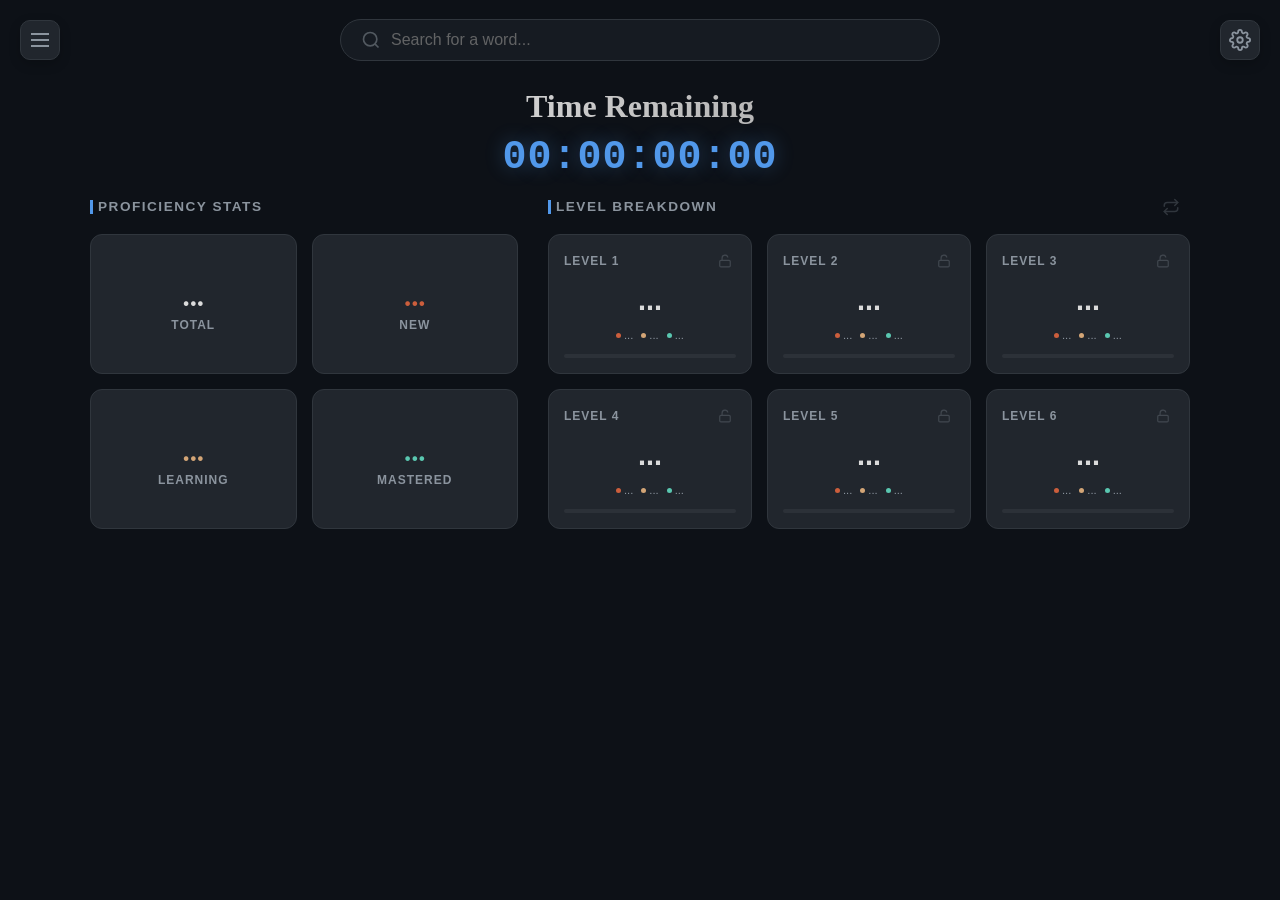
<file: EnglishWeb/index.html>
<!DOCTYPE html>
<html lang="zh-TW">
<head>
    <meta charset="UTF-8">
    <meta name="viewport" content="width=device-width, initial-scale=1.0">
    <title>AI Lexicon</title>
    <link rel="icon" href="data/book.svg" type="image/svg+xml">
    <link rel="stylesheet" href="data/style.css">
</head>
<body>
<div id="pageMask"></div>

<aside class="sidebar closed" id="sidebar">
    <div class="sidebar-header">
        <div class="bar-top">
            <div class="app-title" onclick="goToDashboard()">
                <span>✦</span> HOME
            </div>
        </div>
        <div class="sidebar-tools">
            <input type="text" class="sidebar-input" id="historySearch" placeholder="Search..." autocomplete="off">
            
            <div class="custom-select-wrapper" id="customSelect">
                <div class="custom-select-trigger">
                    <div style="display: flex; align-items: center; gap: 6px; padding-left: 8px;">
                        <span id="currentSelectText">All Words</span>
                        <button id="currentSelectLockBtn" class="level-lock-btn" style="display: none; padding: 2px; margin: 0;" onclick="toggleCurrentFilterLock(event)" title="Lock/Unlock Category">
                            <svg width="14" height="14" viewBox="0 0 24 24" fill="none" stroke="currentColor" stroke-width="2"><rect x="3" y="11" width="18" height="11" rx="2" ry="2"></rect><path d="M7 11V7a5 5 0 0 1 9.9-1"></path></svg>
                        </button>
                    </div>
                    <div class="arrow"></div>
                </div>
                
                <div class="custom-options">
                    <div class="custom-option option-all selected" data-value="all">All Words</div>
                    <div class="custom-option option-bookmarked" data-value="bookmarked">Marked</div> <!--<span style="color: #e3b341; margin-right: 5px;">★</span>-->
                    <div style="height:1px; background:#30363d; margin:5px 0;"></div>
                    <div class="custom-option option-new" data-value="new">New</div>
                    <div class="custom-option option-Learning" data-value="learning">Learning</div>
                    <div class="custom-option option-Mastered" data-value="mastered">Mastered</div>
                    <div style="height:1px; background:#30363d; margin:5px 0;"></div>
                    <div class="level-grid">
                        <div class="custom-option" data-value="lvl-1">Level 1</div>
                        <div class="custom-option" data-value="lvl-2">Level 2</div>
                        <div class="custom-option" data-value="lvl-3">Level 3</div>
                        <div class="custom-option" data-value="lvl-4">Level 4</div>
                        <div class="custom-option" data-value="lvl-5">Level 5</div>
                        <div class="custom-option" data-value="lvl-6">Level 6</div>
                        <div class="custom-option" data-value="lvl-0">Level 0</div>
                        <div class="custom-option" data-value="lvl-unset">Unset</div>
                    </div>
                    <div style="height:1px; background:#30363d; margin:5px 0;"></div>
                    <div class="level-grid">
                        <div class="custom-option" data-value="exam-Extra">Extra</div>
                        <div class="custom-option" data-value="exam-TOEIC">TOEIC</div>
                        <div class="custom-option" data-value="exam-IELTS">IELTS</div>
                        <div class="custom-option" data-value="exam-GMAT">GMAT</div>
                        <div class="custom-option" data-value="exam-TOEFL">TOEFL</div>
                        <div class="custom-option" data-value="exam-Phrase">Phrase</div>
                    </div>
                </div>
            </div>

            <div class="sort-group">
                <div class="sort-label"></div><!--Sort by:-->
                <div class="sort-actions">
                    <button class="sort-btn active" data-sort="alpha" onclick="changeSort('alpha')" title="Alphabetical">A-Z</button>
                    <button class="sort-btn" data-sort="status" onclick="changeSort('status')" title="Proficiency">State</button>
                    <button class="sort-btn" data-sort="level" onclick="changeSort('level')" title="Level">Level</button>
                </div>
            </div>
        </div>
    </div>
    <div id="historyList" class="history-list"></div>
</aside>

<div class="main-wrapper">
    
    <header class="top-header">
        <button class="toggle-btn" onclick="toggleSidebar()">
            <svg width="24" height="24" viewBox="0 0 24 24" fill="none" stroke="currentColor" stroke-width="2"><path d="M3 12h18M3 6h18M3 18h18"/></svg>
        </button>

        <div class="search-wrapper">
            <div class="search-box">
                <svg class="search-icon-left" width="20" height="20" viewBox="0 0 24 24" fill="none" stroke="currentColor" stroke-width="2" style="margin-right: 10px;"><circle cx="11" cy="11" r="8"/><path d="M21 21l-4.35-4.35"/></svg>
                <input type="text" class="main-input" id="wordInput" placeholder="Search for a word..." autocomplete="off">
                <button class="search-btn" onclick="startLookup()">
                    <span class="btn-text">Search</span>
                    
                    <svg class="btn-icon" viewBox="0 0 24 24" fill="none" stroke="currentColor" stroke-width="3">
                        <circle cx="11" cy="11" r="8"></circle>
                        <line x1="21" y1="21" x2="16.65" y2="16.65"></line>
                    </svg>
                </button>
            </div>
        </div>

        <button class="home-btn" onclick="openSettingsModal()" title="Settings">
            <svg width="22" height="22" viewBox="0 0 24 24" fill="none" stroke="currentColor" stroke-width="2">
                <circle cx="12" cy="12" r="3"></circle>
                <path d="M19.4 15a1.65 1.65 0 0 0 .33 1.82l.06.06a2 2 0 0 1 0 2.83 2 2 0 0 1-2.83 0l-.06-.06a1.65 1.65 0 0 0-1.82-.33 1.65 1.65 0 0 0-1 1.51V21a2 2 0 0 1-2 2 2 2 0 0 1-2-2v-.09A1.65 1.65 0 0 0 9 19.4a1.65 1.65 0 0 0-1.82.33l-.06.06a2 2 0 0 1-2.83 0 2 2 0 0 1 0-2.83l.06-.06a1.65 1.65 0 0 0 .33-1.82 1.65 1.65 0 0 0-1.51-1H3a2 2 0 0 1-2-2 2 2 0 0 1 2-2h.09A1.65 1.65 0 0 0 4.6 9a1.65 1.65 0 0 0-.33-1.82l-.06-.06a2 2 0 0 1 0-2.83 2 2 0 0 1 2.83 0l.06.06a1.65 1.65 0 0 0 1.82.33H9a1.65 1.65 0 0 0 1-1.51V3a2 2 0 0 1 2-2 2 2 0 0 1 2 2v.09a1.65 1.65 0 0 0 1 1.51 1.65 1.65 0 0 0 1.82-.33l.06-.06a2 2 0 0 1 2.83 0 2 2 0 0 1 0 2.83l-.06.06a1.65 1.65 0 0 0-.33 1.82V9a1.65 1.65 0 0 0 1.51 1H21a2 2 0 0 1 2 2 2 2 0 0 1-2 2h-.09a1.65 1.65 0 0 0-1.51 1z"></path>
            </svg>
        </button>
    </header>

    <div id="pinnedActionsContainer" class="pinned-container"></div>

    <div class="content-scroll">
        
        <div id="dashboard" class="dashboard">
            <div class="dash-header">
                <h2>Time Remaining</h2><!--<span>⏱︎</span>-->
                <div id="timerDisplay" class="timer-display" onclick="openTimerModal()">
                    00:00:00:00
                </div>
            </div>

            <div class="dash-grid">
                
                <div class="dash-column">
                    <div class="section-label">Proficiency Stats</div>
                    <div class="dash-stats">
                        <div class="stat-card" onclick="filterByStat('all')">
                            <div class="stat-val" id="countTotal">0</div>
                            <div class="stat-label">Total</div>
                        </div>
                        <div class="stat-card" onclick="filterByStat('new')">
                            <div class="stat-val" style="color:var(--color-new)" id="countNew">0</div>
                            <div class="stat-label">New</div>
                        </div>
                        <div class="stat-card" onclick="filterByStat('learning')">
                            <div class="stat-val" style="color:var(--color-learning)" id="countLearning">0</div>
                            <div class="stat-label">Learning</div>
                        </div>
                        <div class="stat-card" onclick="filterByStat('mastered')">
                            <div class="stat-val" style="color:var(--color-mastered)" id="countMastered">0</div>
                            <div class="stat-label">Mastered</div>
                        </div>
                    </div>
                </div>

                <div class="dash-column">
                    <div id="levelView">
                        <div class="section-label" style="display: flex; align-items: center;">
                            <span>Level Breakdown</span>
                            <button class="dash-toggle-btn" onclick="toggleDashboardView()" title="Switch to Tags">
                                <svg width="18" height="18" viewBox="0 0 24 24" fill="none" stroke="currentColor" stroke-width="2" stroke-linecap="round" stroke-linejoin="round"><path d="m17 2 4 4-4 4"/><path d="M3 11v-1a4 4 0 0 1 4-4h14"/><path d="m7 22-4-4 4-4"/><path d="M21 13v1a4 4 0 0 1-4 4H3"/></svg>
                            </button>
                        </div>
                        <div class="level-stats" id="levelStatsArea">
                            </div>
                    </div>

                    <div id="tagsView" style="display: none;">
                        <div class="section-label" style="display: flex; align-items: center;">
                            <span>Tags</span>
                            <button class="dash-toggle-btn" onclick="toggleDashboardView()" title="Switch to Level Breakdown">
                                <svg width="18" height="18" viewBox="0 0 24 24" fill="none" stroke="currentColor" stroke-width="2" stroke-linecap="round" stroke-linejoin="round"><path d="m17 2 4 4-4 4"/><path d="M3 11v-1a4 4 0 0 1 4-4h14"/><path d="m7 22-4-4 4-4"/><path d="M21 13v1a4 4 0 0 1-4 4H3"/></svg>
                            </button>
                        </div>
                        <div class="level-stats" id="tagsStatsArea">
                            </div>
                    </div>
                </div>

            </div>
        </div>

        <div id="cardArea" class="card"></div>


    </div>
</div>

<div id="loader">
    <svg width="40" height="40" viewBox="0 0 24 24" fill="none" stroke="currentColor" stroke-width="2" class="spin">
        <path d="M12 2v4M12 18v4M4.93 4.93l2.83 2.83M16.24 16.24l2.83 2.83M2 12h4M18 12h4M4.93 19.07l2.83-2.83M16.24 7.76l2.83-2.83"/>
    </svg>
    <div style="margin-top: 15px; font-size: 0.9rem; letter-spacing: 1px; font-weight: 600;">THINKING...</div>
</div>

<div id="customModal" class="modal-overlay">
    <div class="modal-box">
        <h3 class="modal-title" id="modalTitle">Confirm Action</h3>
        <p class="modal-message" id="modalMessage">Are you sure?</p>
        <div class="modal-actions">
            <button class="modal-btn cancel" onclick="closeModal()">Cancel</button>
            <button class="modal-btn confirm" id="modalConfirmBtn">Confirm</button>
        </div>
    </div>
</div>

<div id="timerModal" class="modal-overlay">
    <div class="modal-box">
        <h3 class="modal-title">Timer Settings</h3>
        
        <div class="timer-inputs-container">
            <div class="timer-field">
                <label>Days</label>
                <input type="number" id="tDays" class="modal-input center-text" min="0" value="0" placeholder="0">
            </div>
            <div class="timer-sep">:</div>
            <div class="timer-field">
                <label>Hours</label>
                <input type="number" id="tHours" class="modal-input center-text" min="0" max="23" value="0" placeholder="0">
            </div>
            <div class="timer-sep">:</div>
            <div class="timer-field">
                <label>Mins</label>
                <input type="number" id="tMins" class="modal-input center-text" min="0" max="59" value="0" placeholder="0">
            </div>
        </div>

        <div class="modal-actions">
            <button class="modal-btn cancel" onclick="closeTimerModal()">Cancel</button>
            <button class="modal-btn confirm danger" onclick="confirmResetTimer()">Reset</button>
            <button class="modal-btn confirm" onclick="confirmSetTimer()">Start</button>
        </div>
    </div>
</div>

<div id="settingsModal" class="modal-overlay">
    <div id="settingsModalbox" class="modal-box">
        
        <h3 class="modal-title" style="text-align: center;">
            Settings
        </h3>
        
        <div class="setting-item" >
            <button class="pin-btn" style="background-color: transparent; cursor: default;">
                <svg width="18" height="18" viewBox="0 0 24 24" fill="none" stroke="currentColor" stroke-width="2" stroke-linecap="round" stroke-linejoin="round"><path d="M2 10v3"/><path d="M6 6v11"/><path d="M10 3v18"/><path d="M14 8v7"/><path d="M18 5v13"/><path d="M22 10v3"/></svg>
            </button>
            <div class="setting-left">
                <div class="setting-text">
                    <span class="s-title">Voice Character</span>
                    <span class="s-desc">Choose person</span>
                </div>
                <div class="custom-select-wrapper" id="personSelectWrapper" data-value="">
                    <div class="custom-select-trigger" style="padding: 6px 10px; min-height: unset; background: rgba(255, 255, 255, 0.1); border-color: rgba(255, 255, 255, 0.2);">
                        <span id="currentPersonText">Default</span>
                        <div class="arrow"></div>
                    </div>
                    <div class="custom-options" id="personOptionsContainer" style="min-width: 130px;">
                        </div>
                </div>
            </div>
        </div>

        <div class="settings-list">
            <div class="settings-col">
                
                <div class="setting-item active">
                    <button class="pin-btn" data-key="randomVoiceManual" onclick="togglePin('randomVoiceManual')" title="Pin to Quick Actions">
                        <svg width="18" height="18" viewBox="0 0 24 24" fill="none" stroke="currentColor" stroke-width="2" stroke-linecap="round" stroke-linejoin="round"><path d="M12 17v5"/><path d="M9 10.5V7a3 3 0 0 1 6 0v3.5l2 4.5H7l2-4.5Z"/></svg>
                    </button>
                    <div class="setting-left">
                        <div class="setting-text">
                            <span class="s-title">Random Voice</span>
                            <span class="s-desc">Click sentences</span>
                        </div>
                        <label class="switch">
                            <input type="checkbox" id="set-random-manual" onchange="updateSetting('randomVoiceManual')">
                            <span class="slider"></span>
                        </label>
                    </div>
                </div>
                
                <div class="setting-item active">
                    <button class="pin-btn" data-key="randomVoiceAuto" onclick="togglePin('randomVoiceAuto')" title="Pin to Quick Actions">
                        <svg width="18" height="18" viewBox="0 0 24 24" fill="none" stroke="currentColor" stroke-width="2" stroke-linecap="round" stroke-linejoin="round"><path d="M12 17v5"/><path d="M9 10.5V7a3 3 0 0 1 6 0v3.5l2 4.5H7l2-4.5Z"/></svg>
                    </button>
                    <div class="setting-left">
                        <div class="setting-text">
                            <span class="s-title">Random Voice</span>
                            <span class="s-desc">Auto-read sentences</span>
                        </div>
                        <label class="switch">
                            <input type="checkbox" id="set-random-auto" onchange="updateSetting('randomVoiceAuto')">
                            <span class="slider"></span>
                        </label>
                    </div>
                </div>
                
                <div class="setting-item">
                    <button class="pin-btn" data-key="autoVoice" onclick="togglePin('autoVoice')" title="Pin to Quick Actions">
                        <svg width="18" height="18" viewBox="0 0 24 24" fill="none" stroke="currentColor" stroke-width="2" stroke-linecap="round" stroke-linejoin="round"><path d="M12 17v5"/><path d="M9 10.5V7a3 3 0 0 1 6 0v3.5l2 4.5H7l2-4.5Z"/></svg>
                    </button>
                    <div class="setting-left">
                        <div class="setting-text">
                            <span class="s-title">Auto Pronounce</span>
                            <span class="s-desc">Speak word on load</span>
                        </div>
                        <label class="switch">
                            <input type="checkbox" id="set-auto-voice" onchange="updateSetting('autoVoice')">
                            <span class="slider"></span>
                        </label>
                    </div>
                </div>

                <div class="setting-item sub-item" id="pronounce-count-setting">
                    <div class="setting-text">
                        <span class="s-title">Repeat</span>
                        <span class="s-desc">Times to speak</span>
                    </div>
                    <input type="number" id="set-pronounce-count" class="setting-input" value="1" min="1" max="10" onchange="updateSetting('pronounceCount')">
                </div>

                <div class="setting-item">
                    <button class="pin-btn" data-key="resetViews" onclick="togglePin('resetViews')" title="Pin to Quick Actions">
                        <svg width="18" height="18" viewBox="0 0 24 24" fill="none" stroke="currentColor" stroke-width="2" stroke-linecap="round" stroke-linejoin="round"><path d="M12 17v5"/><path d="M9 10.5V7a3 3 0 0 1 6 0v3.5l2 4.5H7l2-4.5Z"/></svg>
                    </button>
                    <div class="setting-left">
                        <div class="setting-text">
                            <div class="s-title">Reset Views</div>
                            <div class="s-desc">Clear all word view counts</div>
                        </div>
                        <!-- ✨ 這裡不放 Switch 開關，改放一顆清除按鈕 -->
                        <button class="cancel-btn-mini cancel-btn-views" onclick="confirmResetViews()">
                            Clear
                        </button>
                    </div>
                </div>
            </div>

            <div class="settings-col">
                <div class="setting-item">
                    <button class="pin-btn" data-key="accent" onclick="togglePin('accent')" title="Pin to Quick Actions">
                        <svg width="18" height="18" viewBox="0 0 24 24" fill="none" stroke="currentColor" stroke-width="2" stroke-linecap="round" stroke-linejoin="round"><path d="M12 17v5"/><path d="M9 10.5V7a3 3 0 0 1 6 0v3.5l2 4.5H7l2-4.5Z"/></svg>
                    </button>
                    <div class="setting-left">    
                        <div class="setting-text">
                            <span class="s-title">Voice Accent</span>
                            <span class="s-desc">American or British</span>
                        </div>
                        
                        <div class="custom-select-wrapper" id="accentSelectWrapper" style="width: 80px; flex-shrink: 0;" data-value="US">
                            <div class="custom-select-trigger" style="padding: 6px 10px; min-height: unset; background: rgba(255, 255, 255, 0.1); border-color: rgba(255, 255, 255, 0.2);">
                                <span id="currentAccentText" style="font-weight: bold; color: #fff;">US</span>
                                <div class="arrow"></div>
                            </div>
                            <div class="custom-options" style="min-width: 80px;">
                                <div class="custom-option accent-option" data-value="US">US</div>
                                <div class="custom-option accent-option" data-value="UK">UK</div>
                                <div class="custom-option accent-option" data-value="CA">CA</div>
                                <div class="custom-option accent-option" data-value="AU">AU</div>
                            </div>
                        </div>
                    </div>
                </div>
                
                <div class="setting-item">
                    <button class="pin-btn disabled-pin" data-key="showCardActions" onclick="togglePin('showCardActions')" title="Pin to Quick Actions" disabled>
                        <svg width="18" height="18" viewBox="0 0 24 24" fill="none" stroke="currentColor" stroke-width="2" stroke-linecap="round" stroke-linejoin="round"><path d="M12 17v5"/><path d="M9 10.5V7a3 3 0 0 1 6 0v3.5l2 4.5H7l2-4.5Z"/></svg>
                    </button>
                    <div class="setting-left">
                        <div class="setting-text">
                            <div class="s-title">Show Card Actions</div>
                            <div class="s-desc">Unlock Card and Search</div>
                        </div>
                        <label class="switch">
                            <input type="checkbox" id="toggle-card-actions" onchange="updateSetting('showCardActions')" disabled>
                            <span class="slider disabled-toggle"></span>
                        </label>
                    </div>
                </div>

                <div class="setting-item">
                    <button class="pin-btn" data-key="hideSentenceZh" onclick="togglePin('hideSentenceZh')" title="Pin to Quick Actions">
                        <svg width="18" height="18" viewBox="0 0 24 24" fill="none" stroke="currentColor" stroke-width="2" stroke-linecap="round" stroke-linejoin="round"><path d="M12 17v5"/><path d="M9 10.5V7a3 3 0 0 1 6 0v3.5l2 4.5H7l2-4.5Z"/></svg>
                    </button>
                    <div class="setting-left">
                        <div class="setting-text">
                            <div class="s-title">Hide Sentence</div>
                            <div class="s-desc">Hide sentences zh</div>
                        </div>
                        <label class="switch">
                            <input type="checkbox" id="set-hide-sentence-zh" onchange="updateSetting('hideSentenceZh')">
                            <span class="slider"></span>
                        </label>
                    </div>
                </div>
                
                <div class="setting-item">
                    <button class="pin-btn" data-key="autoPlay" onclick="togglePin('autoPlay')" title="Pin to Quick Actions">
                        <svg width="18" height="18" viewBox="0 0 24 24" fill="none" stroke="currentColor" stroke-width="2" stroke-linecap="round" stroke-linejoin="round"><path d="M12 17v5"/><path d="M9 10.5V7a3 3 0 0 1 6 0v3.5l2 4.5H7l2-4.5Z"/></svg>
                    </button>
                    <div class="setting-left">
                        <div class="setting-text">
                            <span class="s-title">Auto Play</span>
                            <span class="s-desc">Go to next card automatically</span>
                        </div>
                        <label class="switch">
                            <input type="checkbox" id="set-auto-play" onchange="updateSetting('autoPlay')">
                            <span class="slider"></span>
                        </label>
                    </div>
                </div>

                <div class="setting-item sub-item" id="read-sentences-setting">
                    <div class="setting-text">
                        <span class="s-title">Read Sentences</span>
                        <span class="s-desc">Speak examples before next</span>
                    </div>
                    <label class="switch">
                        <input type="checkbox" id="set-read-sentences" onchange="updateSetting('readSentences')">
                        <span class="slider"></span>
                    </label>
                </div>

            </div>
        </div>
        
        <!--
        <div class="modal-actions">
            <button class="modal-btn cancel" onclick="closeSettingsModal()">Cancel</button>
        </div>-->
    </div>
</div>

<div id="editDefModal" class="modal-overlay">
    <div class="modal-box">
        <h3 class="modal-title">Edit Definition</h3>
        
        <div style="margin: 20px 0;">
            <textarea id="editDefInput" class="modal-textarea" rows="5" placeholder="Enter English definition..."></textarea>
        </div>

        <div class="modal-actions">
            <button class="modal-btn cancel" onclick="closeEditDefModal()">Cancel</button>
            <button class="modal-btn confirm" onclick="saveDefinition()">Save</button>
        </div>
    </div>
</div>

<div id="editFormsModal" class="modal-overlay">
    <div class="modal-box">
        <div style="display: flex; justify-content: space-between; align-items: center; margin-bottom: 20px;">
            <h3 class="modal-title" style="margin: 0;">Edit Verb Forms</h3>
            
            <button type="button" class="modal-clear-btn" onclick="clearModalInputs()" title="Clear all fields">
                <svg xmlns="http://www.w3.org/2000/svg" width="18" height="18" viewBox="0 0 24 24" fill="none" stroke="currentColor" stroke-width="2" stroke-linecap="round" stroke-linejoin="round">
                    <polyline points="3 6 5 6 21 6"></polyline>
                    <path d="M19 6v14a2 2 0 0 1-2 2H7a2 2 0 0 1-2-2V6m3 0V4a2 2 0 0 1 2-2h4a2 2 0 0 1 2 2v2"></path>
                </svg>
            </button>
        </div>
        
        <div style="display: flex; flex-direction: column; gap: 15px; margin: 20px 0;">
            <div style="display: flex; align-items: center; gap: 10px;">
                <label style="width: 85px; text-align: right; color: #8b949e; font-size: 0.9rem;">Past</label>
                <input type="text" id="editFormPast" class="modal-input" style="flex: 1; padding: 8px; font-size: 0.95rem;">
            </div>
            <div style="display: flex; align-items: center; gap: 10px;">
                <label style="width: 85px; text-align: right; color: #8b949e; font-size: 0.9rem;">Continuous</label>
                <input type="text" id="editFormCont" class="modal-input" style="flex: 1; padding: 8px; font-size: 0.95rem;">
            </div>
            <div style="display: flex; align-items: center; gap: 10px;">
                <label style="width: 85px; text-align: right; color: #8b949e; font-size: 0.9rem;">Future</label>
                <input type="text" id="editFormFut" class="modal-input" style="flex: 1; padding: 8px; font-size: 0.95rem;">
            </div>
            <div style="display: flex; align-items: center; gap: 10px;">
                <label style="width: 85px; text-align: right; color: #8b949e; font-size: 0.9rem;">Perfect</label>
                <input type="text" id="editFormPerf" class="modal-input" style="flex: 1; padding: 8px; font-size: 0.95rem;">
            </div>
        </div>

        <div class="modal-actions">
            <button class="modal-btn cancel" onclick="closeEditFormsModal()">Cancel</button>
            <button class="modal-btn confirm" onclick="saveForms()">Save</button>
        </div>
    </div>
</div>

<div id="alertModal" class="modal-overlay">
    <div class="modal-box" style="max-width: 320px; text-align: center;">
        <div style="margin-bottom: 15px; display: flex; justify-content: center; color: var(--accent);">
            <svg xmlns="http://www.w3.org/2000/svg" width="48" height="48" viewBox="0 0 24 24" fill="none" stroke="currentColor" stroke-width="2" stroke-linecap="round" stroke-linejoin="round">
                <circle cx="12" cy="12" r="10"></circle>
                <line x1="12" y1="8" x2="12" y2="12"></line>
                <line x1="12" y1="16" x2="12.01" y2="16"></line>
            </svg>
        </div>
        <p id="alertMessage" style="color: var(--text-muted); margin-bottom: 25px; font-size: 1rem; line-height: 1.5;"></p>
        <div class="modal-actions" style="justify-content: center;">
            <button class="modal-btn confirm" onclick="closeAlertModal()" style="width: 100%;">OK</button>
        </div>
    </div>
</div>

<script src="data/script.js"></script>
</body>
</html>
</file>
<file: EnglishWeb/data/style.css>
/* =========================================
   1. 變數定義 (:root)
   ========================================= */
:root {
    /* --- 核心色彩系統 (Dark Dimmed) --- */
    --bg-body: #0d1117;           /* 整體背景 */
    --bg-sidebar: #161b22;        /* 側邊欄背景 */
    --bg-card: #21262d;           /* 卡片/按鈕背景 */
    --bg-input: #0d1117;          /* 輸入框背景 */
    --bg-hover: #1c2128;          /* 懸停背景 */
    --bg-overlay: rgba(0, 0, 0, 0.6); /* 遮罩背景 */

    --text-main: #dbdbdb;         /* 主要文字 */
    --text-muted: #8b949e;        /* 次要文字 */
    --text-pos: #a7b4c3;
    --text-white: #ffffff;        /* 純白文字 */
    --text-en: #e7e7e7;           /* 英文例句 */

    --border: #30363d;            /* 邊框顏色 */
    --border-light: #30363d;
    --border-color: #525960;

    --accent: #5198ea;            /* 強調色 (藍) */
    --accent-glow: rgba(88, 166, 255, 0.2);
    --accent-shadow: rgba(88, 166, 255, 0.1);

    /* --- 狀態顏色 --- */
    --color-new: #cc5e3c;         /* 紅 */
    --color-learning: #d3a576;    /* 黃 */
    --color-mastered: #5ac7b0;    /* 綠 */

    --colorbar-new: #cc5e3c89; 
    --colorbar-learning: #d3a57689;
    --colorbar-mastered: #5ac7b089;
    
    /* --- 書籤顏色 --- */
    --color-star-idle: #cbd5e1;
    --color-star-hover: #fbbf24;
    --color-star-active: #e1ac51;

    /* --- 等級顏色 --- */
    --lvl-0: #9ca3af; /* 灰 */
    --lvl-1: #80b1d2; /* 青 */
    --lvl-2: #74cea0; /* 綠 */
    --lvl-3: #d9b368; /* 黃 */
    --lvl-4: #ca8b6c; /* 橘 */
    --lvl-5: #ea7272; /* 紅 */
    --lvl-6: #d2a8ff; /* 紫 */

    /* --- 標籤顏色 --- */
    --tag-toeic: #5198ea;
    --tag-toefl: #217dce;
    --tag-gmat: #b79612;
    --tag-ielts: #dc0019;
    --tag-extra: #8b949e; 

    /* --- 尺寸變數 --- */
    --sidebar-width: 240px;
    --header-height: 70px;
    --card-radius: 16px;
    --btn-radius: 8px;

    /* --- 字體變數 --- */
    --font-base: -apple-system, BlinkMacSystemFont, "Segoe UI", Roboto, Helvetica, Arial, sans-serif;
    --font-mono: 'Courier New', Courier, monospace;
    --font-comic: "Comic Sans MS";

    /* --- 圖層管理 (Z-Index) --- */
    --z-nav-btn: 10;
    --z-header: 500;
    --z-sidebar: 1000;
    --z-dropdown: 2000;
    --z-modal: 2000;
    --z-loader: 2000;

    /* --- 動畫與陰影 --- */
    --transition-fast: 0.2s ease;
    --transition-smooth: 0.3s cubic-bezier(0.4, 0, 0.2, 1);
    --shadow-card: 0 8px 30px rgba(0,0,0,0.25);
    --shadow-float: 0 4px 12px rgba(0,0,0,0.2);
    --shadow-glow: 0 0 15px var(--accent-glow);
}

/* =========================================
   2. 全局設定 & 基礎樣式
   ========================================= */
* { box-sizing: border-box; }

body {
    font-family: var(--font-base);
    background-color: var(--bg-body);
    color: var(--text-main);
    margin: 0;
    height: 100vh;
    overflow: hidden;
    display: flex;
}

::selection {
    background-color: var(--text-muted);
    color: var(--text-white);
}
::-moz-selection {
    background-color: var(--text-muted);
    color: var(--text-white);
}

/* 捲軸美化 */
::-webkit-scrollbar { width: 5px; height: 5px; }
::-webkit-scrollbar-track { background: transparent; }
::-webkit-scrollbar-thumb { background: #444; border-radius: 3px; }
::-webkit-scrollbar-thumb:hover { background: #555; }


/* =========================================
   3. 側邊欄 (Sidebar)
   ========================================= */
.sidebar {
    width: var(--sidebar-width);
    background: var(--bg-sidebar);
    border-right: 1px solid var(--border);
    display: flex;
    flex-direction: column;
    transition: margin-left var(--transition-smooth);
    flex-shrink: 0;
    z-index: var(--z-sidebar);
}

.sidebar.closed { margin-left: calc(var(--sidebar-width) * -1); }

.sidebar-header { padding: 15px; border-bottom: 1px solid var(--border); user-select: none; }

.bar-top {
    display: flex; 
    align-items: center;
    justify-content: space-between;
    margin-bottom: 12px;
    font-size: 0.95rem;
    font-weight: 800;
    letter-spacing: 1px; 
}

.app-title { 
    color: var(--text-main); cursor: pointer; 
    display: flex; align-items: center; gap: 8px;
}
.app-title span { color: var(--accent); }

/* --- 側邊欄工具列 --- */
.sidebar-tools { display: flex; flex-direction: column; gap: 12px; }

.sidebar-input { 
    background: var(--bg-input); 
    border: 1px solid var(--border); 
    color: var(--text-main); 
    padding: 8px 12px; 
    border-radius: 6px; 
    font-size: 0.85rem; 
    outline: none; 
    transition: border-color 0.2s; 
    width: 100%;
    display: none;
}
.sidebar-input:focus { border-color: var(--accent); }

/* --- 自訂下拉選單 (Custom Select) --- */
.custom-select-wrapper { position: relative; user-select: none; width: 100%; }

.custom-select-trigger {
    position: relative; display: flex; align-items: center; justify-content: space-between;
    background: var(--bg-input); border: 1px solid var(--border);
    padding: 10px 12px; font-size: 0.85rem; font-weight: 500;
    color: var(--text-main); border-radius: var(--btn-radius); cursor: pointer;
    transition: all 0.3s ease;
}
.custom-select-trigger:hover { border-color: var(--text-muted); }
.custom-select-wrapper.open .custom-select-trigger {
    border-color: var(--accent);
    box-shadow: 0 0 0 3px var(--accent-shadow);
}

.arrow {
    width: 0; height: 0; 
    border-left: 5px solid transparent; border-right: 5px solid transparent;
    border-top: 5px solid var(--text-muted);
    transition: transform 0.3s ease;
}
.custom-select-wrapper.open .arrow { transform: rotate(180deg); border-top-color: var(--accent); }

.custom-options {
    position: absolute; top: calc(100% + 5px); left: 0; right: 0;
    background: var(--bg-hover); border: 1px solid var(--border);
    border-radius: var(--btn-radius); 
    box-shadow: 0 10px 25px rgba(0,0,0,0.5);
    z-index: var(--z-dropdown);
    opacity: 0; visibility: hidden; transform: translateY(-10px);
    transition: all 0.3s cubic-bezier(0.2, 0.8, 0.2, 1);
    max-height: 350px; /* 設定最大高度，超過此高度會出現捲動條 */
    overflow-y: auto;  /* 內容溢出時顯示垂直捲動條 */
    overflow-x: hidden; /* 隱藏水平捲動條 */
    /* text-align: center; */
}
.custom-select-wrapper.open .custom-options { opacity: 1; visibility: visible; transform: translateY(0); }
/* 捲動條整體寬度 */
.custom-options::-webkit-scrollbar {
    width: 6px; 
}

/* 捲動條軌道 (背景) */
.custom-options::-webkit-scrollbar-track {
    background: transparent; 
    margin: 4px 0; /* 上下留一點邊距 */
}

/* 捲動條拉桿 (滑塊) */
.custom-options::-webkit-scrollbar-thumb {
    background: rgba(255, 255, 255, 0.2); /* 半透明白色，低調質感 */
    border-radius: 3px; /* 圓角 */
}

/* 滑鼠移上去時變亮一點 */
.custom-options::-webkit-scrollbar-thumb:hover {
    background: rgba(255, 255, 255, 0.4); 
}

.custom-option {
    padding: 10px 20px; font-size: 0.85rem; color: var(--text-muted);
    cursor: pointer;
    border-bottom: 1px solid rgba(255,255,255,0.02);
    transition: all 0.2s cubic-bezier(0.25, 0.46, 0.45, 0.94);
}
.custom-option:last-child { border-bottom: none; }
.custom-option:hover { background-color: var(--accent-glow); color: var(--text-main); padding-left: 25px; }
.custom-option.selected { background-color: var(--accent-shadow); color: var(--accent); font-weight: 700; }


/* Level 1-6 下拉選項懸停與選中樣式 */
.custom-option[data-value="lvl-unset"]:hover { 
    background-color: rgba(255, 255, 255, 0.05); 
    color: var(--lvl-0); 
    /*transform: translateX(-5px); */
    
}
.custom-option[data-value="lvl-0"]:hover { 
    background-color: rgba(156, 163, 175, 0.15); 
    color: var(--lvl-0); 
    /*transform: translateX(5px); */
}
.custom-option[data-value="lvl-1"]:hover { background-color: rgba(117, 196, 218, 0.15); color: var(--lvl-1); /*transform: translateX(5px);*/ }
.custom-option[data-value="lvl-2"]:hover { background-color: rgba(122, 213, 186, 0.15); color: var(--lvl-2); /*transform: translateX(-5px);*/ }
.custom-option[data-value="lvl-3"]:hover { background-color: rgba(217, 179, 104, 0.15); color: var(--lvl-3); /*transform: translateX(5px);*/ }
.custom-option[data-value="lvl-4"]:hover { background-color: rgba(215, 130, 87, 0.15); color: var(--lvl-4); /*transform: translateX(-5px);*/ }
.custom-option[data-value="lvl-5"]:hover { background-color: rgba(223, 107, 107, 0.15); color: var(--lvl-5); /*transform: translateX(5px);*/ }
.custom-option[data-value="lvl-6"]:hover { background-color: rgba(210, 168, 255, 0.15); color: var(--lvl-6); /*transform: translateX(-5px);*/ }

.custom-option[data-value="lvl-0"].selected { 
    background-color: rgba(156, 163, 175, 0.25); 
    color: var(--lvl-0); 
}
.custom-option[data-value="lvl-1"].selected { background-color: rgba(117, 196, 218, 0.25); color: var(--lvl-1); }
.custom-option[data-value="lvl-2"].selected { background-color: rgba(122, 213, 186, 0.25); color: var(--lvl-2); }
.custom-option[data-value="lvl-3"].selected { background-color: rgba(217, 179, 104, 0.25); color: var(--lvl-3); }
.custom-option[data-value="lvl-4"].selected { background-color: rgba(215, 130, 87, 0.25); color: var(--lvl-4); }
.custom-option[data-value="lvl-5"].selected { background-color: rgba(223, 107, 107, 0.25); color: var(--lvl-5); }
.custom-option[data-value="lvl-6"].selected { background-color: rgba(210, 168, 255, 0.25); color: var(--lvl-6); }

.option-new, .option-Learning, .option-Mastered {
    font-weight: bold;
    font-family: var(--font-comic);
}
#currentSelectText {
    font-weight: bold;
    color: var(--text-muted);
}
.option-new { color: var(--color-new); }
.option-Learning { color: var(--color-learning); }
.option-Mastered { color: var(--color-mastered); }
.option-new:hover { color: var(--color-new); }
.option-Learning:hover { color: var(--color-learning); }
.option-Mastered:hover { color: var(--color-mastered); }
.option-new.selected { color: var(--color-new); }
.option-Learning.selected { color: var(--color-learning); }
.option-Mastered.selected { color: var(--color-mastered); }



/* Level 選項的 Grid 佈局 */
.level-grid { display: grid; grid-template-columns: 1fr 1fr; gap: 0; }
.level-grid .custom-option { text-align: center; padding: 10px 5px; }

/* --- 側邊欄排序按鈕 --- */
.sort-group { display: flex; align-items: center; justify-content: space-between; padding: 0 2px; /*margin-top: 5px;*/ }
.sort-label { font-size: 0.75rem; color: var(--text-muted); font-weight: 600; }
.sort-actions { display: flex; gap: 5px; }

.sort-btn {
    background: transparent; border: 1px solid var(--border);
    color: var(--text-muted); font-size: 0.7rem; padding: 4px 8px;
    border-radius: 4px; cursor: pointer; transition: all 0.2s; font-weight: 600;
}
.sort-btn:hover { border-color: var(--accent); color: var(--text-main); }
.sort-btn.active { background: var(--accent); color: var(--text-white); border-color: var(--accent); box-shadow: 0 2px 8px var(--accent-glow); }
.sort-btn.hidden { display: none; }

/* --- 歷史紀錄列表 --- */
.history-list { flex: 1; overflow-y: auto; padding: 5px; padding-left: 10px; user-select: none; }

.history-item { 
    padding: 0 15px; 
    height: 50px; 
    margin-bottom: 4px; 
    cursor: pointer; 
    border: 1.5px solid var(--border);
    border-left: 5px solid transparent; 
    background: var(--bg-card);
    display: flex; 
    justify-content: space-between; 
    align-items: center; 
    /* ✨ 關鍵修正：只允許背景和邊框顏色有動畫，禁止排版屬性產生動畫 */
    transition: all 0.2s ease;
    border-radius: 8px;
    position: relative; 
    overflow: hidden;
}
.history-item:hover { background-color: rgba(255, 255, 255, 0.1); padding-left: 25px; border-left: 10px solid transparent; }

/* ✨ 關鍵修正：讓單字佔據所有剩餘空間，鎖定右側標籤的位置 */
.h-word {
    flex: 1;
    text-align: left;
    white-space: nowrap;
    overflow: hidden;
    text-overflow: ellipsis; /* 單字太長會自動變成 ... */
    padding-right: 10px; /* 和右邊標籤保持安全距離 */
}

/* 狀態背景漸層 */
.history-item.status-new { border-left-color: var(--colorbar-new); font-weight: bold; color: var(--color-new); /*background: linear-gradient(90deg, rgba(255, 123, 114, 0.2) 0%, transparent 80%);*/ }
.history-item.status-learning { border-left-color: var(--colorbar-learning); font-weight: bold; color: var(--color-learning); /*background: linear-gradient(90deg, rgba(210, 153, 34, 0.2) 0%, transparent 80%);*/ }
.history-item.status-mastered { border-left-color: var(--colorbar-mastered); font-weight: bold; color: var(--color-mastered); /*background: linear-gradient(90deg, rgba(35, 134, 54, 0.2) 0%, transparent 80%);*/ }

/* 當前選中 */
.history-item.current-active {
    box-shadow: inset 0 0 0 1px var(--text-main);
    background-color: var(--accent-shadow);
}
.history-item.current-active .h-word { 
    font-weight: 700; 
    /*
    text-shadow: 0 0 10px rgba(88, 166, 255, 0.4);*/
}

/* 側邊欄列表項目的標記 (書籤) */
.bookmark-ribbon {
    position: absolute; top: 0; right: 0; width: 0; height: 0;
    border-style: solid; border-width: 0 20px 20px 0;
    border-color: transparent var(--color-star-active) transparent transparent;
    z-index: 10;
}

/* 側邊欄 Level 小標籤 */
.sidebar-level-tag {
    font-size: 0.7rem; font-weight: 700; padding: 2px 6px;
    border-radius: 4px; margin-left: 8px; letter-spacing: 0.5px;
    border: 1px solid transparent; flex-shrink: 0;
    transition: all 0.2s ease;
}
.sidebar-level-tag[data-lvl="0"] { 
    color: var(--lvl-0); 
    border-color: rgba(156, 163, 175, 0.3); 
    background: rgba(156, 163, 175, 0.05); 
}
.sidebar-level-tag[data-lvl="1"] { color: var(--lvl-1); border-color: rgba(126, 231, 135, 0.3); background: rgba(126, 231, 135, 0.05); }
.sidebar-level-tag[data-lvl="2"] { color: var(--lvl-2); border-color: rgba(86, 211, 100, 0.3); background: rgba(86, 211, 100, 0.05); }
.sidebar-level-tag[data-lvl="3"] { color: var(--lvl-3); border-color: rgba(227, 179, 65, 0.3); background: rgba(227, 179, 65, 0.05); }
.sidebar-level-tag[data-lvl="4"] { color: var(--lvl-4); border-color: rgba(250, 163, 86, 0.3); background: rgba(250, 163, 86, 0.05); }
.sidebar-level-tag[data-lvl="5"] { color: var(--lvl-5); border-color: rgba(255, 123, 114, 0.3); background: rgba(255, 123, 114, 0.05); }
.sidebar-level-tag[data-lvl="6"] { color: var(--lvl-6); border-color: rgba(210, 168, 255, 0.3); background: rgba(210, 168, 255, 0.05); }

.sidebar-level-tag[data-tag="TOEIC"] { color: var(--tag-toeic); border-color: rgba(81, 152, 234, 0.3); background: rgba(81, 152, 234, 0.05); }
.sidebar-level-tag[data-tag="TOEFL"] { color: var(--tag-toefl); border-color: rgba(33, 125, 206, 0.3); background: rgba(33, 125, 206, 0.05); }
.sidebar-level-tag[data-tag="GMAT"] { color: var(--tag-gmat); border-color: rgba(183, 150, 18, 0.3); background: rgba(183, 150, 18, 0.05); }
.sidebar-level-tag[data-tag="IELTS"] { color: var(--tag-ielts); border-color: rgba(220, 0, 25, 0.3); background: rgba(220, 0, 25, 0.05); }
.sidebar-level-tag[data-tag="Extra"], 
.sidebar-level-tag[data-tag="Phrase"] { color: var(--tag-extra); border-color: rgba(139, 148, 158, 0.3); background: rgba(139, 148, 158, 0.05); }

.history-item:hover .sidebar-level-tag, .suggestion-item:hover .sidebar-level-tag {
    background: var(--bg-sidebar);
}

/* =========================================
   4. 右側主區域 (Main Wrapper)
   ========================================= */
.main-wrapper { flex: 1; display: flex; flex-direction: column; position: relative; background: var(--bg-body); }

/* --- 頂部 Header --- */
/* --- 頂部 Header --- */
.top-header { 
    /* ✨ 關鍵 1：改用 absolute 貼合主容器，它會自動偵測側邊欄寬度並閃避！ */
    position: absolute; 
    top: 15px; left: 0; right: 0; 
    height: 50px; 
    /* ✨ 關鍵 2：左右均分排版，並設定 15px 安全間距，絕對不重疊！ */
    display: flex; align-items: center; justify-content: space-between; 
    gap: 15px; 
    padding: 0 20px; z-index: var(--z-header); 
    background-color: transparent; pointer-events: none;
}

.toggle-btn, .home-btn { 
    pointer-events: auto; 
    /* ✨ 關鍵 3：拔除 absolute 絕對定位，讓 Flexbox 接管排版 */
    position: relative; 
    left: unset; right: unset; 
    flex-shrink: 0; /* ✨ 關鍵 4：確保按鈕永遠不會被擠壓變形 */
    background: var(--bg-card); border: 1px solid var(--border); 
    color: var(--text-muted); width: 40px; height: 40px; border-radius: 10px; 
    cursor: pointer; display: flex; align-items: center; justify-content: center; 
    transition: all 0.2s; box-shadow: var(--shadow-float);
}

.toggle-btn:hover { color: var(--text-main); border-color: var(--accent); }
.home-btn:hover { color: var(--text-main); border-color: var(--accent); background: #1f242c; }

/* --- 搜尋框 --- */
.search-wrapper { 
    width: 100%; 
    max-width: 600px; 
    position: relative; 
    pointer-events: auto;
    margin: 0 auto; /* ✨ 確保搜尋框在可用空間內永遠置中 */
}

.search-box { 
    display: flex; align-items: center; 
    background: var(--bg-sidebar); 
    border: 1px solid var(--border-light); 
    border-radius: 50px; padding: 4px 4px 4px 20px;
    /*
    box-shadow: 0 8px 24px rgba(0,0,0,0.4); opacity: 0.8;*/
    transition: all 0.6s cubic-bezier(0.25, 0.8, 0.25, 1);
    user-select: none;
    width: 100%;
    
}
.search-box:focus-within { 
    border-color: var(--accent); 
    /*
    opacity: 1;
    box-shadow: 0 10px 30px var(--accent-shadow), 0 4px 10px rgba(0,0,0,0.3);
    transform: translateY(-2px);*/
}

.main-input { flex: 1; background: transparent; border: none; color: var(--text-muted); font-size: 1rem; outline: none; padding: 0; padding-right: 5px; opacity: 0.8; transition: all 0.2s;}
.search-btn { 
    background: var(--border); color: var(--text-muted); border: none; 
    padding: 8px 20px; border-radius: 40px; font-weight: 600; 
    font-size: 0.9rem; opacity: 0; transition: all 0.2s; pointer-events: none;
}
.search-btn .btn-icon { display: none; width: 18px; height: 18px; }
.search-btn .btn-text { display: inline; }

.search-box:focus-within .main-input {
    opacity: 1;
}

.search-box:focus-within .search-btn {
    background: var(--accent); color: var(--text-main);
    opacity: 1; cursor: pointer; pointer-events: unset;
}
.search-box:focus-within .search-btn:hover {
    opacity: 0.8;
}

.search-icon-left {
    color: var(--border-color);
    transition: color 0.2s; 
}
.search-box:focus-within .search-icon-left {
    color: var(--accent);
}

/* 內容捲動區 */
.content-scroll { 
    flex: 1; overflow-y: auto; 
    padding: 80px 20px 20px 20px; 
    display: flex; flex-direction: column; align-items: center; 
}


/* =========================================
   5. Dashboard (儀表板)
   ========================================= */
.dashboard { 
    width: 100%; max-width: 1100px; 
    animation: fadeIn 0.6s ease; display: none; user-select: none;
}

.dash-header { text-align: center; margin-bottom: 20px; }
.dash-header p { color: var(--text-muted); font-size: 0.9rem; }
.dash-header h2 { 
    white-space: nowrap; font-size: 2rem; margin: 8px 0; font-weight: 700;
    background: linear-gradient(to right, #fff, #888);
    -webkit-background-clip: text; background-clip: text; color: transparent; font-family: var(--font-comic);
}

.dash-grid { display: grid; grid-template-columns: 0.8fr 1.2fr; gap: 30px; align-items: start; }

.section-label {
    font-size: 0.85rem; color: var(--text-muted); text-transform: uppercase;
    letter-spacing: 1.5px; font-weight: 700; margin-bottom: 20px;
    padding-left: 5px; border-left: 3px solid var(--accent); line-height: 1;
}

/* 儀表板卡片共用樣式 */
.stat-card, .level-card {
    background: var(--bg-card); 
    border: 1px solid var(--border); border-radius: 12px; 
    padding: 15px; min-height: 140px; 
    transition: all 0.2s; cursor: pointer;
    display: flex; flex-direction: column; align-items: center;
}
.stat-card:hover, .level-card:hover { 
    transform: translateY(-3px); border-color: var(--accent); 
    background: rgba(255,255,255,0.03); 
}

/* 左側：熟練度 */
.dash-stats { display: grid; grid-template-columns: repeat(2, 1fr); gap: 15px; }
.stat-card { justify-content: center; }
.stat-val { font-size: 1.8rem; font-weight: 700; margin: 5px 0; color: var(--text-main); font-family: var(--font-comic);}
.stat-label { font-size: 0.75rem; color: var(--text-muted); text-transform: uppercase; letter-spacing: 1px; font-weight: 600; }

/* 右側：等級分佈 */
.level-stats { display: grid; grid-template-columns: repeat(3, 1fr); gap: 15px; }
.level-card { justify-content: space-between; }
.lvl-title { font-size: 0.75rem; color: var(--text-muted); font-weight: 700; letter-spacing: 1px; margin-bottom: 5px; }
.lvl-total { font-size: 1.8rem; font-weight: 700; color: var(--text-main); }
.lvl-details { display: flex; gap: 8px; font-size: 0.7rem; color: var(--text-muted); margin: 5px 0; }
.lvl-det-item { display: flex; align-items: center; gap: 3px; }

.dot-sm { width: 5px; height: 5px; border-radius: 50%; }
.bg-new { background-color: var(--color-new); }
.bg-learning { background-color: var(--color-learning); }
.bg-mastered { background-color: var(--color-mastered); }

.lvl-bars { display: flex; width: 100%; height: 4px; background: rgba(255,255,255,0.05); border-radius: 2px; overflow: hidden; }
.lvl-bar-segment { height: 100%; }

/* =========================================
   Dashboard 切換標題與按鈕樣式
   ========================================= */
.section-label {
    font-size: 0.85rem; color: var(--text-muted); text-transform: uppercase;
    letter-spacing: 1.5px; font-weight: 700; margin-bottom: 20px;
    padding-left: 5px; border-left: 3px solid var(--accent); line-height: 1;
    
    /* ✨ 關鍵 1：加入相對定位，讓裡面的按鈕有對齊的基準 */
    position: relative;
    display: flex;
    align-items: center; 
}

/* ✨ 儀表板視圖切換按鈕 */
.dash-toggle-btn {
    background: transparent;
    border: none;
    color: var(--border-light);
    cursor: pointer;
    padding: 0 5px;
    display: flex;
    align-items: center;
    justify-content: center;
    transition: color 0.2s, transform 0.2s;

    /* ✨ 關鍵 2：改用絕對定位定在最右邊！這樣它就不會撐高 .section-label 了 */
    position: absolute;
    right: 0;
    margin-right: 5px;
}

.dash-toggle-btn:hover {
    color: var(--accent);
    transform: scale(1.1);
}


/* =========================================
   6. 卡片與按鈕區域 (#cardArea)
   ========================================= */
#cardArea {
    display: none; /* 由 JS 切換 */
    align-items: flex-start; justify-content: center; gap: 5px;
    width: 100%; max-width: 1200px; margin: 0 auto;
}

/* 卡片本體 */
.card-box { 
    flex: 1; min-width: 0;
    background: var(--bg-card); 
    border: 1px solid var(--border); border-radius: var(--card-radius); 
    padding: 10px 25px; position: relative; 
    box-shadow: var(--shadow-card); 
    animation: fadeIn 0.3s ease;
    max-width: 80vw;
}

/* 懸浮導覽按鈕 (電腦版) */
/* =========================================
   修改：讓左右翻頁按鈕絕對固定在畫面中央
   ========================================= */
.nav-side-btn {
    position: sticky; 
    top: 35%;
    /*transform: translateY(-50%);*/
    height: 100px;
    margin: 5px 0;
    
    /* 下方維持原本的樣式設定 */
    display: flex; flex-direction: row; align-items: center; justify-content: center; gap: 8px;
    background: transparent; backdrop-filter: blur(4px);
    border: 1px solid var(--bg-card); color: transparent;
    width: 10px; border-radius: 12px; cursor: pointer;
    transition: var(--transition-smooth);
    z-index: var(--z-nav-btn); flex-shrink: 0; padding: 0;
}

/* ✨ 因為脫離了 Flexbox 自動排版，需要手動指定它們要貼在畫面哪裡
.nav-side-btn.prev {
    left: 20px;
}

.nav-side-btn.next {
    right: 20px;
} */

/* ✨ 關鍵防呆：覆寫你的 hover 樣式 */
.nav-side-btn:hover:not(:disabled) {
    background: var(--accent); color: transparent; border-color: var(--accent); 
    /* 如果未來你想解開原本註解的 scale 放大效果，務必要加上 translateY(-50%)，
       否則滑鼠一碰，按鈕的 Y 軸就會跑掉！ */
    /* transform: translateY(-50%) scale(1.05); */ 
    box-shadow: var(--shadow-glow); opacity: 1;
}
.nav-side-btn:disabled { opacity: 0; cursor: not-allowed; border-color: transparent; }

/* Tooltip */
.nav-side-btn .tooltip {
    position: absolute; bottom: 0; /*top: 110%; left: 50%;*/ transform: translate(-50%, -50%);
    background: #000; color: #fff; padding: 5px 10px; border-radius: 4px;
    font-size: 0.75rem; white-space: nowrap; opacity: 0; pointer-events: none;
    transition: opacity 0.2s; box-shadow: 0 4px 10px rgba(0,0,0,0.5);
}
#nav-btn-prev .tooltip {left: calc(50% - 50px);}
#nav-btn-next .tooltip {left: calc(50% + 50px);}
.nav-side-btn:hover .tooltip { opacity: 1; }

/* 卡片內部排版 */
.card-body-grid { 
    display: grid; grid-template-columns: 1fr 1.2fr; gap: 30px; 
    margin-top: 15px; align-items: stretch; min-height: 310px;
}
.card-left { display: flex; flex-direction: column; }
.card-right { 
    background: rgba(255,255,255,0.02); 
    border: 1px solid var(--border); border-radius: 12px; 
    padding: 20px; 
    height: auto; max-height: 65vh; /*calc(100% - 10px)*/
    margin-bottom: 10px;
    align-self: flex-start; overflow-y: auto; 
    scrollbar-color: #444 transparent; /*scrollbar-width: thin;*/
    overflow-y: auto;
    scrollbar-width: none;
    -ms-overflow-style: none;
}
.card-right::-webkit-scrollbar {
    display: none;
}

/* 卡片 Meta 區 (Header) */
.card-meta { 
    display: flex; justify-content: space-between; align-items: center; 
    margin-bottom: 15px; border-bottom: 1px solid transparent; /*var(--border)*/
    padding-bottom: 10px; user-select: none; flex-wrap: wrap; gap: 15px; min-height: 42px;
}
.meta-left, .meta-right { display: flex; align-items: center; flex-wrap: wrap; gap: 10px; }
.meta-divider { width: 1.5px; height: 20px; background: var(--border); margin: 0 10px; }

/* Status Toggle Buttons */
.status-toggles { display: flex; gap: 5px; background: var(--bg-sidebar); padding: 3px; border-radius: 6px; border: 1px solid var(--border); }
.status-btn { background: transparent; border: none; color: transparent; /*color: var(--text-muted);*/ padding: 1px 12px; font-size: 0.75rem; cursor: pointer; border-radius: 4px; font-weight: 600; transition: all 0.3s; opacity: 0.6; }
.card-meta:hover .status-btn { opacity: 1; }
/*.status-btn:hover { color: var(--text-white); }*/
.status-btn.new.active { background: var(--color-new); /*color: #1a0505;*/ }
.status-btn.learning.active { background: var(--color-learning); /*color: #1a1202;*/ }
.status-btn.mastered.active { background: var(--color-mastered); /*color: #021a0a;*/ }

/* Level Toggle Buttons */
.level-toggles { display: flex; gap: 4px; background: var(--bg-sidebar); padding: 3px 6px; border-radius: 8px; border: 1px solid var(--border); }
.level-btn { 
    width: 24px; height: 24px; display: flex; align-items: center; justify-content: center; 
    background: transparent; border: 1px solid transparent; color: var(--text-muted); 
    font-size: 0.75rem; font-weight: 700; border-radius: 4px; cursor: pointer; transition: all 0.2s; 
}

/* Level 按鈕各級顏色定義 (Hover & Active) */
.level-btn[data-lvl="0"]:hover { 
    color: var(--lvl-0); 
    background: rgba(156, 163, 175, 0.1); 
}
.level-btn[data-lvl="0"].active { 
    background: var(--lvl-0); 
    color: #0d1117; 
    box-shadow: 0 0 10px rgba(156, 163, 175, 0.4); 
    border-color: var(--lvl-0); 
}

.level-btn[data-lvl="1"]:hover { color: var(--lvl-1); background: rgba(126, 231, 135, 0.1); }
.level-btn[data-lvl="1"].active { background: var(--lvl-1); color: #0d1117; box-shadow: 0 0 10px rgba(126, 231, 135, 0.4); border-color: var(--lvl-1); }

.level-btn[data-lvl="2"]:hover { color: var(--lvl-2); background: rgba(86, 211, 100, 0.1); }
.level-btn[data-lvl="2"].active { background: var(--lvl-2); color: #0d1117; box-shadow: 0 0 10px rgba(86, 211, 100, 0.4); border-color: var(--lvl-2); }

.level-btn[data-lvl="3"]:hover { color: var(--lvl-3); background: rgba(227, 179, 65, 0.1); }
.level-btn[data-lvl="3"].active { background: var(--lvl-3); color: #0d1117; box-shadow: 0 0 10px rgba(227, 179, 65, 0.4); border-color: var(--lvl-3); }

.level-btn[data-lvl="4"]:hover { color: var(--lvl-4); background: rgba(250, 163, 86, 0.1); }
.level-btn[data-lvl="4"].active { background: var(--lvl-4); color: #0d1117; box-shadow: 0 0 10px rgba(250, 163, 86, 0.4); border-color: var(--lvl-4); }

.level-btn[data-lvl="5"]:hover { color: var(--lvl-5); background: rgba(255, 123, 114, 0.1); }
.level-btn[data-lvl="5"].active { background: var(--lvl-5); color: #0d1117; box-shadow: 0 0 10px rgba(255, 123, 114, 0.4); border-color: var(--lvl-5); }

.level-btn[data-lvl="6"]:hover { color: var(--lvl-6); background: rgba(210, 168, 255, 0.1); }
.level-btn[data-lvl="6"].active { background: var(--lvl-6); color: #0d1117; box-shadow: 0 0 10px rgba(210, 168, 255, 0.4); border-color: var(--lvl-6); }

/* 功能按鈕 */
.action-btn {
    width: 28px; height: 28px; display: flex; align-items: center; justify-content: center; 
    border-radius: 6px; border: 1px solid var(--border); color: var(--text-muted); 
    background: transparent; cursor: pointer; transition: var(--transition-fast);
}
.refresh-btn:hover { color: var(--accent); border-color: var(--accent); transform: rotate(180deg); }
.delete-btn:hover { color: var(--color-new); border-color: var(--color-new); background: rgba(255, 123, 114, 0.1); transform: scale(1.1); }

/* 書籤按鈕 */
.bookmark-btn { color: var(--color-star-idle); transition: var(--transition-fast); }
.bookmark-btn:hover { color: var(--color-star-hover); transform: scale(1.1); }
.bookmark-btn.bookmarked { color: var(--color-star-active); fill: var(--color-star-active); }
.bookmark-btn.bookmarked svg { fill: currentColor; }

.views-count { font-size: 0.8rem; color: var(--border-color); opacity: 0; /*background: rgba(255,255,255,0.05); border-radius: 20px; padding: 4px 10px;*/ text-align: center; transition: all 0.3s;}
.views-count:hover { color: var(--text-muted); }
.card-meta:hover .views-count { opacity: 1; }

/* 文字內容 */
.vocabulary-container { cursor: pointer; flex: 1; 
    display: flex; 
    flex-direction: column;}
.word-header-container { display: flex; align-items: baseline; gap: 10px; margin-bottom: 10px;}
.word-title { font-size: 2.2rem; color: var(--text-main); margin: 0; line-height: 1; letter-spacing: -0.5px; }
.translation { font-size: 1.2rem; color: var(--accent); margin-top: 6px; font-weight: 400; user-select: none; }
.pos-tag { font-size: 0.8rem; padding: 1px 3px; color: var(--text-pos); vertical-align: middle; font-weight: 500; /*border: 1px solid var(--border); border-radius: 4px; margin-left: 8px;*/}
.definition-wrapper {
    margin-top: 10px; 
    margin-bottom: 20px;
    line-height: 1.6;
    color: var(--text-muted);
    font-size: 0.95rem;
    font-style: italic;
    user-select: none;
}
.def-text {
    display: inline;
}
.def-edit-btn {
    display: inline-flex;
    align-items: center;
    justify-content: center;
    background: transparent;
    border: none;
    color: var(--text-muted);
    cursor: pointer;
    padding: 0 4px;
    vertical-align: middle;
    opacity: 0;
    transition: all 0.2s;
}
.definition-wrapper:hover .def-edit-btn {
    opacity: 1;
}
.def-edit-btn:disabled,
.def-edit-btn:has(.spin) {
    opacity: 1;
}
.def-edit-btn:hover {
    transform: scale(1.1);
    color: var(--accent);
}
.modal-textarea {
    width: 100%;
    background: var(--bg-input);
    border: 1px solid var(--border);
    color: var(--text-main);
    padding: 12px;
    border-radius: 8px;
    font-size: 1rem;
    font-family: var(--font-base);
    outline: none;
    resize: vertical; /* 允許垂直拉伸 */
    min-height: 80px;
    line-height: 1.5;
    transition: border-color 0.2s;
}
.modal-textarea:focus {
    border-color: var(--accent);
}
.section-title { color: var(--text-muted); font-weight: 700; font-size: 0.75rem; letter-spacing: 1.2px; text-transform: uppercase; margin-bottom: 10px; margin-right: 10px; display: block; opacity: 0.8; user-select: none; }

/* 發音按鈕 */
.audio-btn {
    display: flex;
    background: transparent; border: none; cursor: pointer; color: var(--text-muted);
    width: 32px; height: 32px; padding: 0;
    align-items: center; justify-content: center;
    transition: var(--transition-fast); position: relative; /*border-radius: 50%; transform: translateY(3px);*/
    opacity: 0;
}
.audio-btn svg { width: 20px; height: 20px; fill: currentColor; display: block; }
.audio-btn:hover { /*color: var(--accent); background: rgba(255, 255, 255, 0.05);*/ opacity: 1; color: var(--text-muted); }
.audio-btn:active { transform: scale(0.95); color: var(--accent); }
.vocabulary-container:hover .audio-btn { /*color: var(--accent); background: rgba(255, 255, 255, 0.05);*/ transform: scale(1.1); opacity: 1; color: var(--text-muted); }
.vocabulary-container:active .audio-btn { transform: scale(0.95); color: var(--accent); }
/* ✨ 關鍵修正：當滑鼠停留在翻譯編輯區塊、或是焦點在任何 textarea 時，強制隱藏發音按鈕 */
.vocabulary-container:has(.translation-edit:hover) .audio-btn,
/*.vocabulary-container:has(.translation-edit:focus-within) .audio-btn,*/
.vocabulary-container:has(textarea:hover) .audio-btn
/*.vocabulary-container:has(textarea:focus) .audio-btn*/ {
    opacity: 0;
    pointer-events: none; /* 確保隱藏時連點擊判定都一起拔除，防誤觸 */
    transform: scale(0.95); /* 讓它有一種縮回去的視覺回饋 */
}
.translation-edit {
    cursor: default;
    user-select: none;
}

/* 詞形變化表格 */
.forms-grid {
    display: grid;
    grid-template-columns: repeat(2, 1fr);
    gap: 1px; /* 利用 gap 露出背景色形成格線 */
    background: var(--border); 
    border-radius: 8px;
    overflow: hidden;
    border: 1px solid var(--border);
    margin-bottom: 10px;
    margin-top: 10px; /* 稍微加一點上方間距 */
}

.form-cell {
    background: var(--bg-sidebar); /* 單元格背景色 */
    padding: 10px;
    text-align: center;
    display: flex;
    flex-direction: column;
    align-items: center;
    justify-content: center;
    cursor: pointer;
}

.form-label {
    font-size: 0.5rem;
    color: var(--text-muted);
    /*text-transform: uppercase;*/
    margin-bottom: 2px;
    user-select: none;
}

.form-val {
    color: var(--text-main);
    font-weight: 600;
    font-size: 0.9rem;
    transition: transform 0.3s ease;
    user-select: none;
}
.form-cell:hover .form-val {
    transform: scale(1.1);
}

/* 例句 */
.sentence-item { margin-bottom: 15px; padding-left: 12px; border-left: 2px solid var(--accent); cursor: pointer; transition: all 0.3s ease;}
.sentence-item:last-child { margin-bottom: 0; }
.sentence-item.playing-sentence {
    /*border-left-width: 3.5px;
    background: linear-gradient(to right, rgba(81, 152, 234, 0.15) 0%, transparent 80%);*/
    transition: color 0.3s ease;
}
.sentence-item.playing-sentence .st-zh {
    color: var(--text-muted);
}
.sentence-item.playing-sentence .audio-btn-sm {
    color: var(--accent);
    opacity: 1;
}
.st-en {
    transition: color 0.3s ease;
}

.st-en-wrapper { 
    display: flex; 
    align-items: flex-start;
    justify-content: space-between;
    gap: 8px;
    margin-bottom: 4px;
}
.st-en { 
    flex: 1;
    min-width: 0;
    color: var(--text-main); 
    font-size: 1rem; 
    font-weight: 500; 
    line-height: 1.4; 
    margin-bottom: 0;
    display: block; 
}
/* =========================================
   正常的例句與中文樣式 (維持原樣)
   ========================================= */
/* =========================================
   ✨ 例句中文與眼睛佈局 (.zh-row)
   ========================================= */
.zh-row {
    display: flex;
    align-items: flex-start;
    gap: 6px;       /* 眼睛跟中文的間距 */
    margin-top: 4px;
}

/* 眼睛按鈕 (預設隱藏) */
.zh-eye-btn {
    background: none; border: none; padding: 1px 0 0 0; cursor: pointer;
    color: var(--border-color); opacity: 0.5;
    display: none;  /* 🔑 盲測關閉時，眼睛不佔據任何空間 */
    flex-shrink: 0;
    transition: all 0.2s;
}

.zh-eye-btn:hover {
    opacity: 1;
    color: var(--accent);
}

/* 中文翻譯 (預設顯示) */
.st-zh { 
    color: var(--text-muted); font-size: 0.85rem; line-height: 1.4; user-select: none; 
    transition: opacity 0.3s ease;
    opacity: 1;     /* 🔑 預設顯示 */
}

/* 正常模式下，游標移到例句時中文稍微亮起 */
.sentence-item:hover .st-zh {
    color: var(--accent);
}

/* =========================================
   ✨ 盲測模式 (Hide Sentence 打開時)
   ========================================= */

/* 1. 眼睛出現 */
body.hide-sentence-zh .zh-eye-btn {
    display: flex;
    align-items: center;
    justify-content: center;
}

/* 2. 中文透明隱藏 */
body.hide-sentence-zh .st-zh {
    opacity: 0;
}

/* 3. 點擊眼睛後，加上 .show-zh，中文恢復顯示 */
/* 3. 點擊眼睛 (加上 .show-zh)，或是【滑鼠懸停在眼睛上】時，中文恢復顯示 */
body.hide-sentence-zh .zh-row.show-zh .st-zh,
body.hide-sentence-zh .zh-eye-btn:hover + .st-zh {
    opacity: 1;
}

/* 4. 點擊眼睛後，眼睛按鈕本身變亮 (提示目前是開啟狀態) */
body.hide-sentence-zh .zh-row.show-zh .zh-eye-btn {
    opacity: 1;
    color: var(--accent);
}

/* 5. 系統播放時，自動顯示中文
body.hide-sentence-zh .sentence-item.playing-sentence .st-zh {
    opacity: 1;
} */

.audio-btn-sm {
    flex-shrink: 0;
    margin-top: 2px; 
    margin-left: 0;
    background: transparent; border: none; cursor: pointer; color: var(--text-muted);
    padding: 2px; border-radius: 50%; 
    opacity: 0.6;
    display: flex; align-items: center; justify-content: center; 
    transition: var(--transition-fast);
    opacity: 0;
}
.audio-btn-sm svg { width: 18px; height: 18px; fill: currentColor; }
.audio-btn-sm:hover { cursor: pointer; }
.sentence-item:hover .audio-btn-sm { color: var(--accent); /*background: rgba(255, 255, 255, 0.05);*/ opacity: 1; }


/* =========================================
   7. 載入動畫 (Loader)
   ========================================= */
#loader {
    position: fixed; top: 50%; left: 50%; transform: translate(-50%, -50%); z-index: var(--z-loader); user-select: none;
    background: rgba(22, 27, 34, 0.9); backdrop-filter: blur(10px); -webkit-backdrop-filter: blur(10px);
    padding: 30px 50px; border-radius: 16px; border: 1px solid var(--accent-glow);
    box-shadow: 0 20px 60px rgba(0,0,0,0.6), 0 0 0 1px rgba(255,255,255,0.05);
    color: var(--accent); text-align: center; display: none; flex-direction: column; align-items: center; justify-content: center;
}
#loader[style*="display: block"] { display: flex; }
.spin { 
    animation: spin 1s linear infinite; 
    filter: drop-shadow(0 0 8px rgba(88, 166, 255, 0.5)); 
    margin: 0; 
    transform-origin: 50% 50%; /* ✨ 關鍵修復：強制將旋轉中心鎖死在 SVG 的正中央 */
}
@keyframes spin { 
    0% { transform: rotate(0deg); }
    100% { transform: rotate(360deg); } 
}
@keyframes fadeIn { from {opacity:0} to {opacity:1}}


/* =========================================
   8. 自定義模態框 (Modal) & 倒計時
   ========================================= */
.modal-overlay {
    position: fixed; top: 0; left: 0; width: 100%; height: 100%;
    background: var(--bg-overlay); backdrop-filter: blur(4px);
    z-index: var(--z-modal); display: flex; align-items: center; justify-content: center;
    opacity: 0; visibility: hidden; transition: var(--transition-fast);
}
.modal-overlay.active { opacity: 1; visibility: visible; }

.modal-box {
    background: var(--bg-card); border: 1px solid var(--border); border-radius: 16px;
    padding: 25px; width: 90%; max-width: 400px; min-width: 220px;
    box-shadow: 0 10px 40px rgba(0,0,0,0.5);
    transform: scale(0.95) translateY(10px);
    transition: all 0.3s cubic-bezier(0.34, 1.56, 0.64, 1);
    user-select: none;
}
.modal-overlay.active .modal-box { transform: scale(1) translateY(0); }

.modal-title { font-size: 1.2rem; font-weight: 700; margin-bottom: 10px; color: var(--text-main); }
.modal-message { font-size: 0.95rem; color: var(--text-muted); line-height: 1.5; margin-bottom: 25px; }

.modal-input {
    background: var(--bg-input); border: 1px solid var(--border);
    color: var(--text-main); padding: 12px; border-radius: 8px;
    font-size: 1.1rem; outline: none; width: 100%; transition: border-color 0.2s;
}
.modal-input:focus { border-color: var(--accent); }
.modal-input.center-text { text-align: center; font-family: var(--font-mono); font-weight: 700; font-size: 1.5rem; padding: 10px 5px; }
.modal-input::-webkit-outer-spin-button, .modal-input::-webkit-inner-spin-button { -webkit-appearance: none; margin: 0; }
.modal-input[type=number] { -moz-appearance: textfield; appearance: textfield; }

/* 倒計時顯示 */
.timer-display {
    font-family: var(--font-mono); font-size: 2.5rem; font-weight: 700;
    color: var(--accent); margin: 10px auto 5px auto; cursor: pointer;
    letter-spacing: 1px; text-shadow: 0 0 20px rgba(88, 166, 255, 0.3);
    transition: all 0.3s ease; user-select: none; white-space: nowrap; 
    width: fit-content;
}
.timer-display:hover { transform: scale(1.05); text-shadow: 0 0 30px rgba(88, 166, 255, 0.6); color: var(--color-star-active); }

.timer-inputs-container { display: flex; align-items: flex-end; justify-content: center; gap: 10px; margin: 25px 0 35px 0; }
.timer-field { flex: 1; display: flex; flex-direction: column; gap: 8px; text-align: center; }
.timer-field label { font-size: 0.75rem; color: var(--text-muted); font-weight: 600; text-transform: uppercase; letter-spacing: 1px; }
.timer-sep { font-size: 1.5rem; font-weight: 700; color: var(--text-muted); padding-bottom: 12px; }

.t-input-group input:disabled { background-color: rgba(255, 255, 255, 0.1); color: #888; border-color: transparent; cursor: not-allowed; }

/* Modal Actions */
.modal-actions { display: flex; justify-content: flex-end; gap: 10px; }
.modal-btn { padding: 10px 20px; border-radius: 8px; font-size: 0.9rem; font-weight: 600; cursor: pointer; border: 1px solid transparent; transition: var(--transition-fast); }

.modal-btn.cancel { background: transparent; border: 1px solid var(--border); color: var(--text-muted); }
.modal-btn.cancel:hover { background: rgba(255,255,255,0.05); color: var(--text-main); }
.modal-btn.confirm { background: var(--accent); color: var(--text-white); box-shadow: 0 4px 12px var(--accent-glow); }
.modal-btn.confirm:hover { filter: brightness(1.1); transform: translateY(-1px); }
.modal-btn.confirm.danger { background: var(--color-new); box-shadow: 0 4px 12px rgba(255, 123, 114, 0.3); }


/* =========================================
   9. 設定選單元件 (Dark Mode 優化版)
   ========================================= */

/* =========================================
   9. 設定選單元件 (Dark Mode 優化版)
   ========================================= */

#settingsModalbox {
    max-width: unset;
    max-height: 500px; /* 最高高度 */
    width: auto;
    
    /* 允許垂直滾動，隱藏水平滾動 */
    overflow-y: auto;   
    overflow-x: hidden; 

    /* ✨ 隱藏滾動條 (Firefox & IE/Edge) */
    scrollbar-width: none; 
    -ms-overflow-style: none; 
}

/* ✨ 隱藏滾動條 (Chrome, Safari, 新版 Edge) */
#settingsModalbox::-webkit-scrollbar {
    display: none; 
}

/* 列表容器 */
.settings-list {
    text-align: left;
    display: flex;
    flex-direction: row;
    gap: 30px;
    margin-bottom: 20px;
}
.settings-list > * {
    flex: 1;  /* 每個子元素平均分 */
}

.settings-col {
    min-width: 300px;
}

@media (max-width: 700px) {
    #settingsModalbox {
        width: 90%;
        max-width: 400px;
    }
    .settings-list {
        flex-direction: column;
        gap: 0;
    }
    .settings-col {
        min-width: unset;
    }
}

/* 單個設定項目 */
.setting-item {
    display: flex;
    align-items: center;
    padding: 16px 5px; /* 增加垂直間距 */
    border-bottom: 1px solid rgba(255, 255, 255, 0.1); /* 淡淡的分隔線 */
    gap: 10px;
}

/* 設定選單內的圖釘與標題排列 */
.setting-left {
    display: flex;
    flex: 1;
    justify-content: space-between;
    align-items: center;
    gap: 12px;
}

/* 最後一個項目不要線 
.setting-item:last-child {
    border-bottom: none;
}*/

#personSelectWrapper {
    width: 250px; flex-shrink: 0;
}
#currentPersonText {
    font-weight: bold; color: #fff; white-space: nowrap; overflow: hidden; text-overflow: ellipsis; display: inline-block;
}
/* =========================================
   ✨ 專屬設定：只限制「發音人物」下拉選單的高度
   ========================================= */
#personOptionsContainer {
    max-height: 150px; /* 您可以根據設定面板的大小微調這個數值 */
    overflow-y: auto;
    overflow-x: hidden;
}
/* 如果您想特別微調這個小選單的滾動條顏色，也可以用 ID 獨立設定 */
#personOptionsContainer::-webkit-scrollbar {
    width: 6px;
}
#personOptionsContainer::-webkit-scrollbar-thumb {
    background-color: rgba(255, 255, 255, 0.2);
    border-radius: 3px;
}
#personOptionsContainer::-webkit-scrollbar-thumb:hover {
    background-color: rgba(255, 255, 255, 0.4);
}

/* Interval 子選項樣式 - 面板風格 */
.setting-item.sub-item {
    background-color: rgba(0, 0, 0, 0.2); /* 深色半透明背景 */
    padding: 12px 15px;
    border-radius: 8px;
    border-bottom: none; /* 子項目不需要底線 */
    
    /* 讓它稍微縮進去，顯示層級關係 */
    margin-left: 10px;
    margin-right: 10px;
    width: auto;

    /* 動畫過渡效果：預設隱藏 */
    display: flex; 
    overflow: hidden; 
    max-height: 0;
    opacity: 0;
    margin-top: 0;
    margin-bottom: 0;
    padding-top: 0;
    padding-bottom: 0;
    justify-content: space-between;
    
    transition: all 0.3s cubic-bezier(0.4, 0, 0.2, 1);
    transform: translateY(-10px);
}

/* 當加上 .active 類別時：展開 */
.setting-item.sub-item.active {
    max-height: 80px; 
    opacity: 1;
    
    /* 恢復原本的間距與內距 */
    background-color: rgba(0, 0, 0, 0.2);
    margin: 10px;
    padding: 12px 15px;
    
    transform: translateY(0);
}

/* 設定文字區塊 */
.setting-text {
    display: flex;
    flex-direction: column;
    gap: 4px;
}

/* 標題文字：改為亮色 */
.s-title {
    font-size: 1rem;
    font-weight: 500;
    color: var(--text-main, #ececec);
}

/* 描述文字：改為次要灰色 */
.s-desc {
    font-size: 0.85rem;
    color: var(--text-muted, #9ca3af);
}

/* 輸入框美化 (Interval) */
.setting-input {
    width: 60px;
    padding: 6px 10px;
    text-align: center;
    font-size: 1rem;
    font-weight: bold;
    
    background: rgba(255, 255, 255, 0.1); 
    border: 1px solid rgba(255, 255, 255, 0.2);
    color: #fff;
    border-radius: 8px;
    outline: none;
    transition: all 0.2s;

    /* Firefox 移除 Input 滾輪 */
    -moz-appearance: textfield; 
    appearance: textfield;
}

.setting-input:focus {
    border-color: var(--accent, #3b82f6);
    background: rgba(255, 255, 255, 0.15);
    box-shadow: 0 0 0 3px rgba(59, 130, 246, 0.3);
}

/* Chrome, Safari, Edge, Opera 移除 Input 滾輪 */
.setting-input::-webkit-outer-spin-button,
.setting-input::-webkit-inner-spin-button {
  -webkit-appearance: none;
  margin: 0;
}

/* iOS 風格開關 */
.switch {
    position: relative;
    display: inline-block;
    width: 44px;
    height: 24px;
    flex-shrink: 0;
}

.switch input { opacity: 0; width: 0; height: 0; }

.slider {
    position: absolute;
    cursor: pointer;
    top: 0; left: 0; right: 0; bottom: 0;
    background-color: #4b5563; /* 關閉時是深灰色 */
    transition: .3s;
    border-radius: 34px;
}

.slider:before {
    position: absolute;
    content: "";
    height: 18px;
    width: 18px;
    left: 3px;
    bottom: 3px;
    background-color: white;
    transition: .3s;
    border-radius: 50%;
}

/* 開啟時的顏色 (藍色) */
input:checked + .slider {
    background-color: var(--accent, #3b82f6);
}

input:checked + .slider:before {
    transform: translateX(20px);
}


/* =========================================
   10. 響應式設計 (Media Queries)
   ========================================= */

/* --- 平板與小型筆電 (Max Width: 900px) --- */
@media (max-width: 900px) {
    /* 側邊欄變為覆蓋式 */
    .sidebar { 
        position: fixed; height: 100%; 
        box-shadow: 10px 0 30px rgba(0,0,0,0.5); 
    }
    .sidebar.closed { margin-left: 0; transform: translateX(-100%); }

    /* Header 調整 */
    .top-header { justify-content: flex-start; padding: 0 10px; }
    .toggle-btn { position: relative; left: 0; margin-right: 10px; }
    .search-wrapper { flex: 1; max-width: none; margin-right: 50px; width: auto; }
    .home-btn { right: 10px; }

    /* Dashboard 調整 */
    .dash-grid { grid-template-columns: 1fr; gap: 30px; }
    .dash-stats { grid-template-columns: repeat(4, 1fr); }
    .level-stats { grid-template-columns: repeat(3, 1fr); }

    /* 卡片區調整 */
    #cardArea { flex-direction: column; align-items: stretch; gap: 0; }
    .card-body-grid { grid-template-columns: 1fr; gap: 20px; }
    .word-title { font-size: 2rem; }
    .card-right { background: transparent; border: none; padding: 0; max-height: none; height: auto; overflow: visible; }

    /* 手機版導覽 (取代側邊懸浮按鈕) */
    .nav-side-btn { display: none !important; }
    .mobile-nav { 
        display: flex !important; justify-content: space-between; 
        margin-top: 30px; padding-top: 20px; 
        border-top: 1px solid var(--border); gap: 15px; 
    }
    .mobile-nav-btn {
        flex: 1; background: var(--bg-sidebar); border: 1px solid var(--border);
        color: var(--text-main); padding: 12px; border-radius: 12px;
        font-size: 0.95rem; font-weight: 600; cursor: pointer;
        display: flex; align-items: center; justify-content: center; gap: 8px;
        transition: all 0.2s; user-select: none;
    }
    .mobile-nav-btn:active { transform: scale(0.98); background: var(--bg-input); }
    .mobile-nav-btn:disabled { opacity: 0.3; cursor: not-allowed; }

    /* Search 調整 */
    .search-box { width: unset; padding: 2px 4px 2px 15px; height: 40px; }
    .main-input { font-size: 0.85rem; }
    .search-btn {  padding: 0 15px; font-size: 0.8rem; height: 100%; }
}

/* --- 手機版 (Max Width: 600px) --- */
@media (max-width: 600px) {
    /* 儀表板 */
    .dash-stats { grid-template-columns: repeat(2, 1fr); }
    .level-stats { grid-template-columns: repeat(2, 1fr); }
    .content-scroll { padding: 80px 15px 30px 15px; }
    .card-box { padding: 20px; }
    .meta-divider { display: none; }

    /* 搜尋框極致壓縮 */
    .search-wrapper { margin: 0 5px 0 5px; margin-right: 50px; width: auto; max-width: none; }
    .search-icon-left { display: none; }
    .search-box { width: unset; padding: 2px 4px 2px 15px; min-width: 0; width: 100%; }
    .main-input { min-width: 0; flex: 1; width: 100%; }
    
    .search-btn { 
        padding: 0; width: 32px; height: 32px; border-radius: 50%; margin-left: 5px; 
        display: flex; align-items: center; justify-content: center;
    }
    .search-btn .btn-text { display: none; }
    .search-btn .btn-icon { display: block; }

    /* Modal 調整 */
    .modal-content { width: 90%; max-width: none; padding: 20px 15px; border-radius: 16px; }
    .modal-header h3 { font-size: 1.3rem; }
    #modalMessage { font-size: 0.95rem; }
    
    .timer-inputs { gap: 5px; margin: 15px 0; }
    .t-input-group input { width: 60px; height: 50px; font-size: 1.2rem; padding: 5px; }
    .t-input-group label { font-size: 0.8rem; margin-bottom: 2px; }
    .timer-separator { font-size: 1.2rem; margin-top: 20px; }

    .modal-actions { flex-direction: column; gap: 10px; margin-top: 20px; }
    .modal-btn { width: 100%; padding: 12px; font-size: 1rem; justify-content: center; }
}

/* --- 超小螢幕 (Max Width: 350px) --- */
@media (max-width: 350px) {
    /* 字體隨螢幕縮放 */
    .timer-display { font-size: 11vw; letter-spacing: 0px; }
    .dash-header h2 { font-size: 9vw; }
    
    /* 倒計時輸入框換行 */
    .timer-inputs-container { flex-wrap: wrap; }
    .timer-inputs-container > :first-child { flex: 1 0 100%; }
    .timer-inputs-container > :not(:first-child) { flex: 1 0 auto; }
}

/* --- 元件樣式 (保持原樣) --- */
.option-btn {
    background: var(--bg-sidebar); border: 1px solid var(--border);
    color: var(--text-main); padding: 15px 20px; border-radius: 10px; 
    font-size: 1rem; text-align: left; cursor: pointer; transition: all 0.2s; 
    display: flex; align-items: center;
}
.option-btn:hover:not(.disabled) {
    background: rgba(255,255,255,0.05); border-color: var(--accent);
}
.option-btn .opt-label {
    font-weight: 700; margin-right: 15px; opacity: 0.5; font-family: var(--font-mono);
}
.option-btn.correct { background: rgba(35, 134, 54, 0.2); border-color: var(--color-mastered); color: var(--color-mastered); }
.option-btn.wrong { background: rgba(255, 123, 114, 0.2); border-color: var(--color-new); color: var(--color-new); opacity: 0.8; }
.option-btn.disabled { cursor: default; pointer-events: none; }

.feedback-status { font-size: 1.3rem; font-weight: 800; margin-bottom: 15px; }
.feedback-status.correct { color: var(--color-mastered); }
.feedback-status.wrong { color: var(--color-new); }
.feedback-text { font-size: 1rem; color: var(--text-muted); line-height: 1.7; margin-bottom: 25px; }

.exam-next-btn {
    width: 100%; background: var(--accent); color: var(--text-white); 
    border: none; padding: 12px; border-radius: 8px; font-weight: 600; 
    font-size: 1rem; cursor: pointer; transition: filter 0.2s;
    margin-top: auto; 
}
.exam-next-btn:hover { filter: brightness(1.1); }

/* --- 手機版響應式 --- */
@media (max-width: 768px) {
    .exam-body-wrapper { flex-direction: column; align-items: center; }
    .exam-options { max-width: 100%; }
    .exam-body-wrapper.show-feedback-layout .exam-options { width: 100%; }
    
    .exam-feedback {
        width: 100%; margin: 0; padding: 0; height: 0; opacity: 0;
    }
    .exam-body-wrapper.show-feedback-layout .exam-feedback {
        width: 100%; margin-top: 20px; height: auto; opacity: 1; padding: 20px;
    }
    
    /* 手機版覆寫：不需要 min-width 限制，也不需要延遲 */
    .exam-feedback > * { min-width: 0; }
    .exam-body-wrapper.show-feedback-layout .exam-feedback > * {
        transition-delay: 0s; opacity: 1; transform: translateY(0);
    }
    .exam-body-wrapper.show-feedback-layout { gap: 0; }
}

.exam-result { text-align: center; padding: 40px; width: 100%; display: flex; flex-direction: column; align-items: center; }
.result-circle { width: 150px; height: 150px; border-radius: 50%; border: 6px solid var(--accent); display: flex; flex-direction: column; justify-content: center; align-items: center; margin-bottom: 20px; box-shadow: 0 0 30px var(--accent-glow); }
.result-circle span { font-size: 3rem; font-weight: 800; color: var(--text-main); line-height: 1; }
.result-circle small { font-size: 0.8rem; color: var(--text-muted); letter-spacing: 2px; margin-top: 5px; }

/* =========================================
   新增：全頁遮罩 (Page Mask)
   ========================================= */
#pageMask {
    position: fixed;
    top: 0; 
    left: 0;
    width: 100%;
    height: 100%;
    background-color: rgba(0, 0, 0, 0.6); /* 半透明黑底 */
    z-index: 1500; /* 比 Sidebar(1000) 高，但比 Loader(2000) 低 */
    opacity: 0;
    visibility: hidden;
    transition: opacity 0.3s ease, visibility 0.3s ease;
    cursor: wait; /* 滑鼠變成等待圖示，提示無法點擊 */
}

#pageMask.active {
    opacity: 1;
    visibility: visible;
    pointer-events: auto; /* 確保遮罩攔截所有點擊事件 */
}

/* =========================================
   ✨ 新增：翻譯編輯樣式
   ========================================= */

/* 容器調整 */
.translation-container {
    margin-top: 6px;
    margin-bottom: 10px;
    min-height: 32px; /* 防止切換時跳動 */
    position: relative;
}

/* 顯示模式：Flex 排列 */
.translation-view {
    display: flex;
    align-items: center;
    gap: 5px;
    flex-wrap: wrap;
    user-select: none;
}

.trans-content-wrapper {
    display: contents; 
}

/* 文字本體 (沿用原本 translation 的顏色設定) */
.trans-text {
    font-size: 1.2rem;
    color: var(--accent);
    font-weight: 500;
}

/* 編輯按鈕 (小鉛筆) */
.edit-btn-sm {
    background: transparent;
    border: none;
    color: var(--text-muted);
    cursor: pointer;
    padding: 0 4px;
    display: flex;
    align-items: center;
    vertical-align: middle;
    opacity: 0; /* 平常隱藏 */
    transition: all 0.2s;
}
.translation-view:hover .edit-btn-sm {
    opacity: 1;
}
.edit-btn-sm:hover {
    color: var(--accent);
    transform: scale(1.1);
}

/* 編輯模式區塊 */
.translation-edit {
    background: rgba(0, 0, 0, 0.2);
    padding: 10px;
    border-radius: 8px;
    border: 1px solid var(--border);
}

.edit-row {
    display: flex;
    gap: 10px;
    margin-bottom: 8px;
}

/* 輸入框樣式 */
.edit-input-trans {
    flex: 1;
    background: var(--bg-input);
    border: 1px solid var(--border);
    color: var(--accent); /* 讓輸入時文字也是藍色 */
    padding: 6px 10px;
    border-radius: 6px;
    font-size: 1rem;
    outline: none;
}

.edit-input-pos {
    flex: 1;
    background: var(--bg-input);
    border: 1px solid var(--border);
    color: var(--text-muted);
    padding: 6px 10px;
    border-radius: 6px;
    font-size: 0.9rem;
    outline: none;
    text-align: center;
}

.edit-input-trans:focus, .edit-input-pos:focus {
    border-color: var(--accent);
}

/* 按鈕區 */
.edit-actions {
    display: flex;
    gap: 8px;
    justify-content: flex-end;
}

.save-btn-mini {
    background: var(--accent);
    color: #fff;
    border: none;
    padding: 4px 10px;
    border-radius: 4px;
    font-size: 0.75rem;
    cursor: pointer;
}
.save-btn-mini:hover { filter: brightness(1.1); }

.cancel-btn-mini {
    background: transparent;
    color: var(--text-muted);
    border: 1px solid var(--border);
    padding: 4px 10px;
    border-radius: 4px;
    font-size: 0.75rem;
    cursor: pointer;
}
.cancel-btn-mini:hover { color: var(--text-main); border-color: var(--text-muted); }
.section-header {
    display: flex;
    align-items: center;
    margin-bottom: 10px;
}
.section-header .section-title {
    margin-bottom: 0;
}
[id^="forms-container-"]:hover .def-edit-btn {
    opacity: 1;
}
.card-right:hover .def-edit-btn, .card-right:hover .audio-btn {
    opacity: 1;
}
/* =========================================
   ✨ 重新生成旋轉圖標 (.spin) 的動態顏色控制
   ========================================= */
/* 1. 預設狀態：灰色 */
.def-edit-btn .spin {
    color: var(--text-muted);
    
    /* ✨ 關鍵破解 1：維持永遠 8px 的隱形邊界，讓旋轉中心絕對不變 */
    filter: drop-shadow(0 0 8px transparent);
    
    /* ✨ 關鍵破解 2：徹底拿掉 filter 的 transition！只保留 color 的漸變 */
    transition: color 0.2s; 
    
    /* 脫離文字排版，強勢鎖定中心點 */
    display: block;               
    transform-origin: 50% 50%;
}

/* 2. 懸停狀態：藍色發光 */
[id^="forms-container-"]:hover .def-edit-btn .spin,
.card-right:hover .def-edit-btn .spin {
    color: var(--accent);
    /* 發光瞬間切換，絕不給瀏覽器那 0.2 秒的插值計算機會！ */
    filter: drop-shadow(0 0 8px rgba(88, 166, 255, 0.5)); 
}

/* ✨ 新增：序位顯示樣式 */
.btn-index-count {
    padding: 3px 10px;
    text-align: center;
    border: 1px solid var(--border);
    background: rgba(255, 255, 255, 0.05);
    border-radius: 6px;
}

.index-count {
    font-size: 0.75rem;
    color: var(--text-muted);
    letter-spacing: 1px;
    user-select: none;
    white-space: nowrap;
}

/* ✨ 新增：考試標籤按鈕樣式 */
.exam-tag-btn {
    background: transparent;
    color: var(--accent); /* 使用強調色 */
    font-size: 0.75rem;
    font-weight: 700;
    cursor: pointer;
    min-width: auto;
    text-align: center;
    transition: all 0.2s;
    user-select: none;
    letter-spacing: 0.5px;
    border: none;
    padding: 0;
    /*
    padding: 4px 10px;
    border: 1px solid var(--border);
    border-radius: 6px;*/
}
/*
.exam-tag-btn:hover {
    transform: translateY(-1px);
}
.exam-tag-btn:active {
    transform: translateY(1px);
}*/

.exam-tag-btn[data-tag="Level"] {
    color: var(--text-muted);
    /*border-color: var(--border);*/
}

.exam-tag-btn[data-tag="Extra"] {
    color: var(--tag-extra);
    /*border-color: var(--border);*/
}

.exam-tag-btn[data-tag="Phrase"] {
    color: var(--tag-extra);
    /*border-color: var(--border);*/
}

.exam-tag-btn[data-tag="TOEIC"] {
    color: var(--tag-toeic);
    /*border-color: var(--border);*/
}

.exam-tag-btn[data-tag="TOEFL"] {
    color: var(--tag-toefl);
    /*border-color: var(--border);*/
}

.exam-tag-btn[data-tag="GMAT"] {
    color: var(--tag-gmat);
    /*border-color: var(--border);*/
}

.exam-tag-btn[data-tag="IELTS"] {
    color: var(--tag-ielts);
    /*border-color: var(--border);*/
}

/* ✨ 新增：翻譯區塊的分組樣式 */
.trans-segment {
    display: inline-block; /* 讓整組 (中文+詞性) 盡量黏在一起，但太長仍可換行 */
    margin-right: 12px;    /* 組與組之間的間距 */
    margin-bottom: 4px;    /* 換行時的垂直間距 */
}

/* ✨ 新增：清除按鈕樣式 (垃圾桶圖示) */
.modal-clear-btn {
    background: transparent;
    border: none;
    color: var(--text-muted); /* 或 #8b949e */
    cursor: pointer;
    padding: 6px;
    border-radius: 6px;
    display: flex;
    align-items: center;
    justify-content: center;
    transition: all 0.2s ease;
}

.modal-clear-btn:hover {
    background: rgba(248, 81, 73, 0.15); /* 淡淡的紅色背景 */
    color: #f85149; /* 紅色圖示 */
}

#alertModal {
    z-index: 1111;
    transition: opacity 0.3s ease, visibility 0.3s ease;
}

.translation-edit-btn {
    position: absolute;
    right: 0;
    bottom: 10px;
}

body.hide-card-actions .action-btn.delete-btn,
body.hide-card-actions .action-btn.refresh-btn {
    display: none;
}

body.hide-card-actions .level-toggles .level-btn:not(.active) {
    display: none;
}

body.hide-card-actions .level-toggles:not(:has(.active)) {
    display: none;
}

body.hide-card-actions .level-toggles {
    background: transparent;
    border: none;
    padding: 0;
    box-shadow: none;
    pointer-events: none;
}

body.hide-card-actions .level-btn[data-lvl].active {
    color: var(--text-muted);
    background: transparent;
    box-shadow: none;
    border-color: transparent;
    padding: 0;
}

body.hide-card-actions .level-btn {
    width: auto;
}

body.hide-card-actions .exam-tag-btn {
    pointer-events: none;
    cursor: default;
}

body.hide-card-actions .def-edit-btn {
    display: none;
}
/*
body.hide-card-actions .def-edit-btn:not(#REsentencesbtn) {
    display: none;
}
*/
body.hide-card-actions .edit-btn-sm {
    display: none;
}

/*
body.hide-card-actions .search-wrapper {
    display: none;
}

body.hide-card-actions .content-scroll {
    padding-top: 50px;
}*/

body.hide-card-actions .not-verb {
    display: none;
}

/* =========================================
   12. 釘選功能與捷徑列 (Pinned Actions)
   ========================================= */


.pin-btn {
    background: transparent;
    border: none;
    color: var(--text-muted);
    cursor: pointer;
    padding: 6px;
    border-radius: 6px;
    transition: all 0.2s ease;
    display: flex;
    align-items: center;
    justify-content: center;
}

.pin-btn:hover { 
    background: rgba(255,255,255,0.1); 
    color: var(--text-main); 
}

.pin-btn.pinned { 
    color: var(--accent); 
    transform: rotate(45deg); 
}

.pin-btn.pinned:hover { 
    background: var(--accent-shadow); 
}

/* 首頁右上角的捷徑列容器 */
.pinned-container {
    position: absolute;
    top: 65px; /* 在首頁按鈕的正下方 */
    right: 20px;
    display: flex;
    flex-direction: column;
    gap: 10px;
    margin-top: 5px;
    z-index: var(--z-header);
}

/* 捷徑按鈕設計 */
.quick-action-btn {
    width: 40px; 
    height: 40px; 
    border-radius: 10px;
    background: var(--bg-card); 
    border: 1px solid var(--border);
    color: var(--text-muted); 
    display: flex; 
    align-items: center; 
    justify-content: center;
    cursor: pointer; 
    box-shadow: var(--shadow-float); 
    transition: all 0.2s;
    font-size: 0.9rem; 
    font-weight: 700;
    user-select: none;
}

.quick-action-btn:hover { 
    border-color: var(--accent); 
    color: var(--text-main);
}

/* 開啟狀態的發光效果 */
.quick-action-btn.active { 
    color: var(--accent); 
    border-color: var(--accent); 
    background: rgba(81, 152, 234, 0.1); 
}

/* 手機版對齊微調 */
@media (max-width: 900px) {
    .pinned-container { right: 10px; }
}

/* ========================================= */
/* ✨ 搜尋推薦選單 (Autocomplete) 樣式 */
/* ========================================= */
.search-suggestions {
    position: absolute;
    top: calc(100% + 8px); /* 位於輸入框正下方，留 8px 空隙 */
    left: 0;
    right: 0; /* 與輸入框同寬 */
    background: var(--bg-card, #2c2f33); 
    border: 1px solid var(--border-color);
    border-radius: 8px;
    max-height: 350px; /* 約可容納 10 行的總高度 */
    overflow-y: auto;
    z-index: 9999;
    display: none;
    box-shadow: 0 8px 16px rgba(0,0,0,0.3);
}

/* 修改：讓選單項目變成 Flex 容器，單字在左，翻譯在右 */
.suggestion-item {
    padding: 10px 16px;
    cursor: default;
    color: var(--text-en);
    font-size: 1rem;
    border-bottom: 1px solid var(--border-color);
    transition: background-color 0.15s ease, color 0.15s ease;
    
    /* ✨ 新增 Flex 排版 */
    display: flex;
    justify-content: space-between;
    align-items: center;
    gap: 16px; 
}

/* 左側單字區域 */
.sugg-word {
    flex-shrink: 0;
    font-weight: 500;
}

/* 右側翻譯與詞性區域 */
.sugg-trans-container {
    display: flex;
    flex-wrap: wrap;
    justify-content: flex-end;
    align-items: center;
    row-gap: 4px;
    text-align: right;
}

.suggestion-item:last-child {
    border-bottom: none;
}

/* 滑鼠懸停與鍵盤選中時的背景色 */
.suggestion-item:hover, 
.suggestion-item.active {
    background: var(--bg-sidebar);
}

.suggestion-item:hover .audio-btn-sm {
    opacity: 1;
}

.suggestion-item .audio-btn-sm:hover {
    color: var(--accent);
}

/* 匹配的開頭字母高亮 */
.suggestion-match {
    color: var(--accent);
    font-weight: 700;
}

/* =========================================
   ✨ Level 鎖定定型功能專屬樣式
   ========================================= */

/* Dashboard Level Card 鎖頭按鈕 */
.level-lock-btn {
    background: transparent;
    border: none;
    color: var(--text-muted);
    cursor: pointer;
    padding: 4px;
    border-radius: 6px;
    display: flex;
    align-items: center;
    justify-content: center;
    transition: all 0.2s;
    opacity: 0.3; /* 預設為暗色，代表沒鎖 */
}
.level-lock-btn:hover {
    opacity: 1;
    background: rgba(255, 255, 255, 0.1);
    color: var(--text-main);
}
.level-lock-btn.locked {
    opacity: 1;
    color: var(--text-muted); /* 紅色表示已上鎖 */
}

/* Level 數字按鈕上的小鎖頭圖示 */
.level-btn {
    position: relative; /* 定位基準 */
}
.btn-lock-icon {
    position: absolute;
    top: -5px;
    right: -5px;
    color: var(--text-muted);
    background: var(--bg-card); /* 遮擋背後的字 */
    border-radius: 50%;
    padding: 1px;
}
body.hide-card-actions .btn-lock-icon {
    display: none;
}

/* Level 按鈕被禁用時的狀態 */
.level-btn:disabled {
    cursor: not-allowed;
    pointer-events: none; /* 徹底禁用點擊與懸停動畫 */
    box-shadow: none;
}

/* ✨ 移除所有按鈕取得焦點時的預設白邊 */
button:focus {
    outline: none;
    box-shadow: none; /* 雙重保險，避免有些瀏覽器用 box-shadow 實作焦點 */
}

/* ✨ 針對例句區塊的「全部發音按鈕」進行大小與間距微調 */
#playAllSentencesBtn {
    width: 28px;          /* 比原本的 audio-btn 小一點 */
    height: 28px;
    /* margin-right: 8px;*/
    margin-left: auto;
    box-shadow: none;     /* 如果覺得預設陰影太重可以拿掉，或是刪除這行保留陰影 */
    transition: all 0.2s ease;
    color: var(--text-muted);
}
#playAllSentencesBtn:hover {
    transform: scale(1.1);
    color: var(--accent);
}

/* ✨ 新增：正在播放時的狀態 */
#playAllSentencesBtn.playing {
    color: var(--accent);
    opacity: 1;
    transform: scale(1.1);
}

.cancel-btn-views {
    transition: all 0.3s ease;
}
.cancel-btn-views:hover {
    border-color: var(--color-new);
    background-color: var(--color-new);
    color: var(--text-main);
}

/* =========================================
   ✨ 側邊欄發音按鈕 & 懸停切換效果
   ========================================= */

/* 發音按鈕預設為隱藏 */
.h-audio-btn {
    display: none; 
    background: transparent; 
    border: none; 
    color: var(--text-muted);
    cursor: pointer; 
    padding: 4px; 
    border-radius: 50%;
    align-items: center; 
    justify-content: center; 
    margin-left: 8px;
    z-index: 12; /* 確保浮在書籤緞帶上方，才點得到 */
    transition: all 0.3s ease;
}

.h-audio-btn:hover {
    transform: scale(1.1);
}

/* 2. ✨ 根據父層單字的狀態，決定喇叭圖示 Hover 時的顏色 */
.history-item.status-new .h-audio-btn:hover {
    color: var(--color-new); /* 紅色 */
}

.history-item.status-learning .h-audio-btn:hover {
    color: var(--color-learning); /* 黃色 */
}

.history-item.status-mastered .h-audio-btn:hover {
    color: var(--color-mastered); /* 綠色 */
}

.history-item:hover .sidebar-level-tag {
    display: none; 
}

.history-item:hover .h-audio-btn {
    display: flex; 
}

/*disabled*/
.disabled-toggle, .disabled-pin {
    pointer-events: none;
    opacity: 0.5;
}
.disabled-toggle::before {
    background-color: var(--text-muted);
}
</file>
